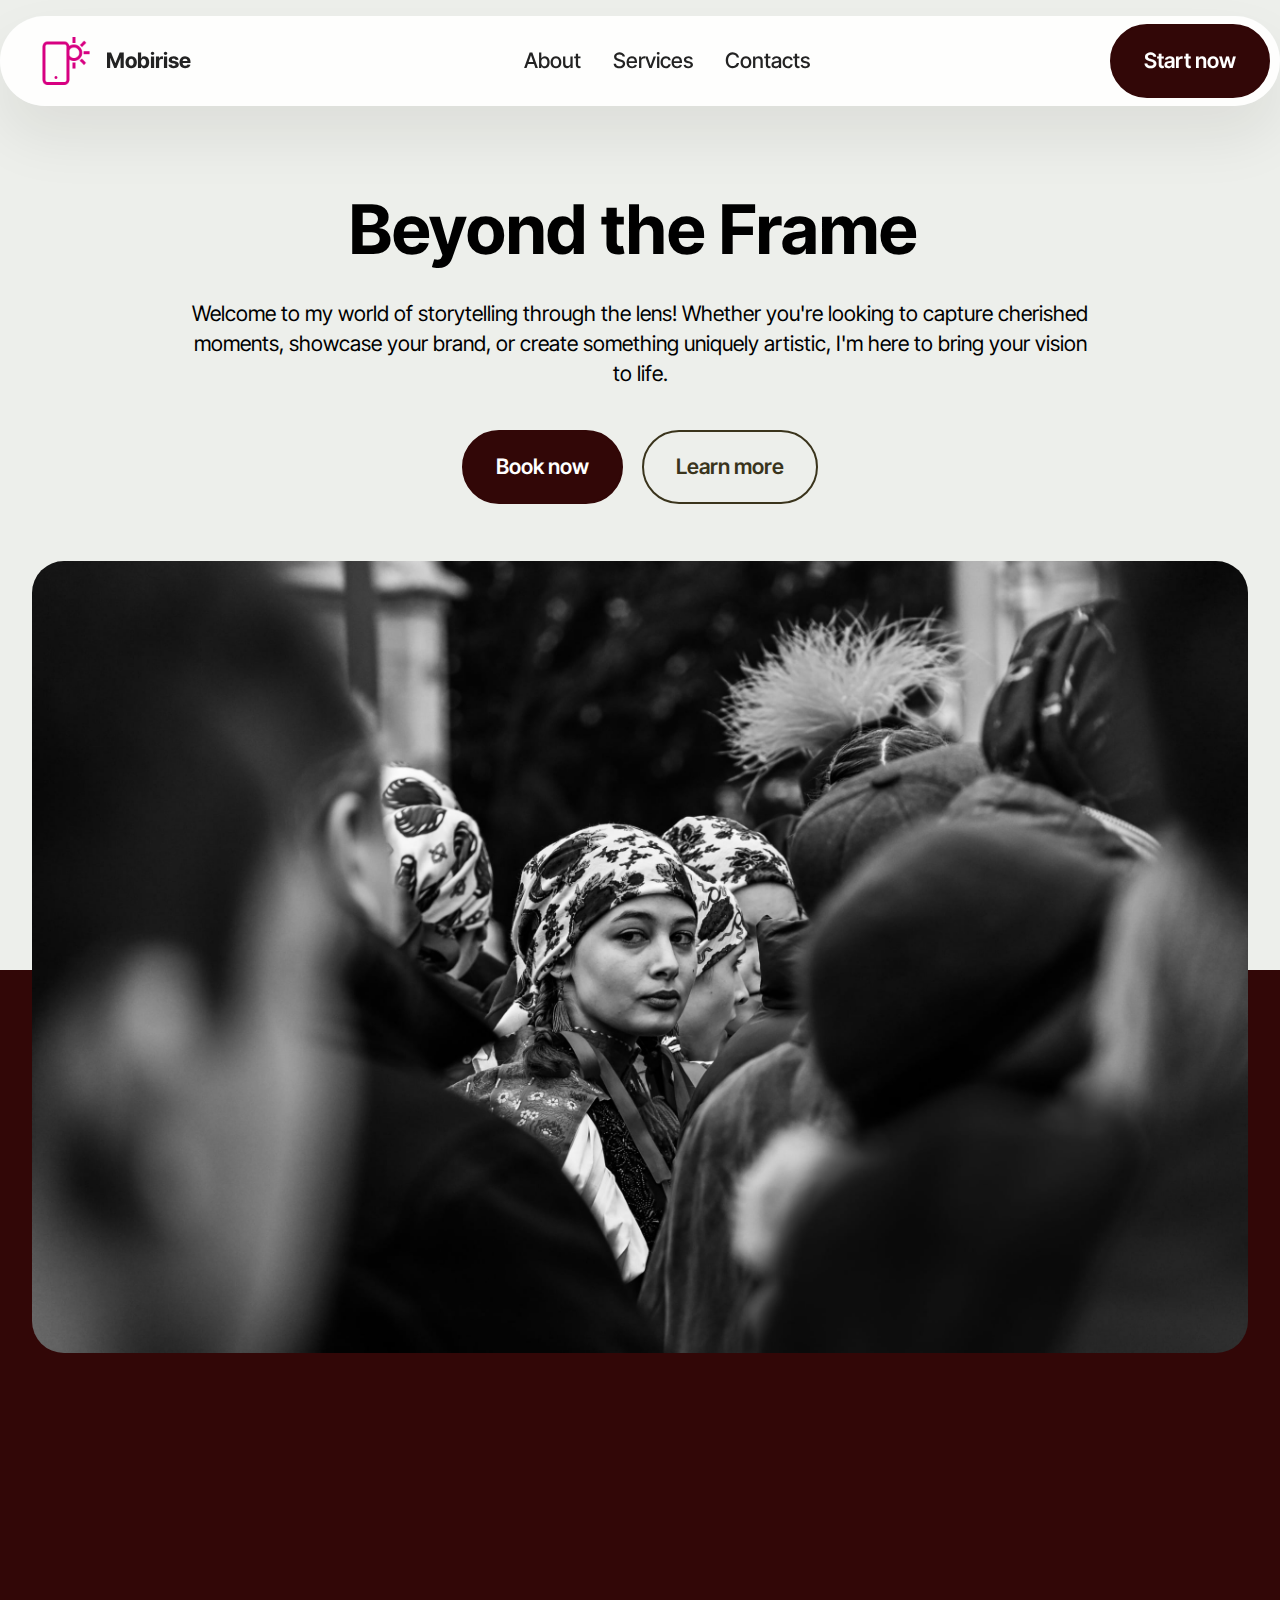
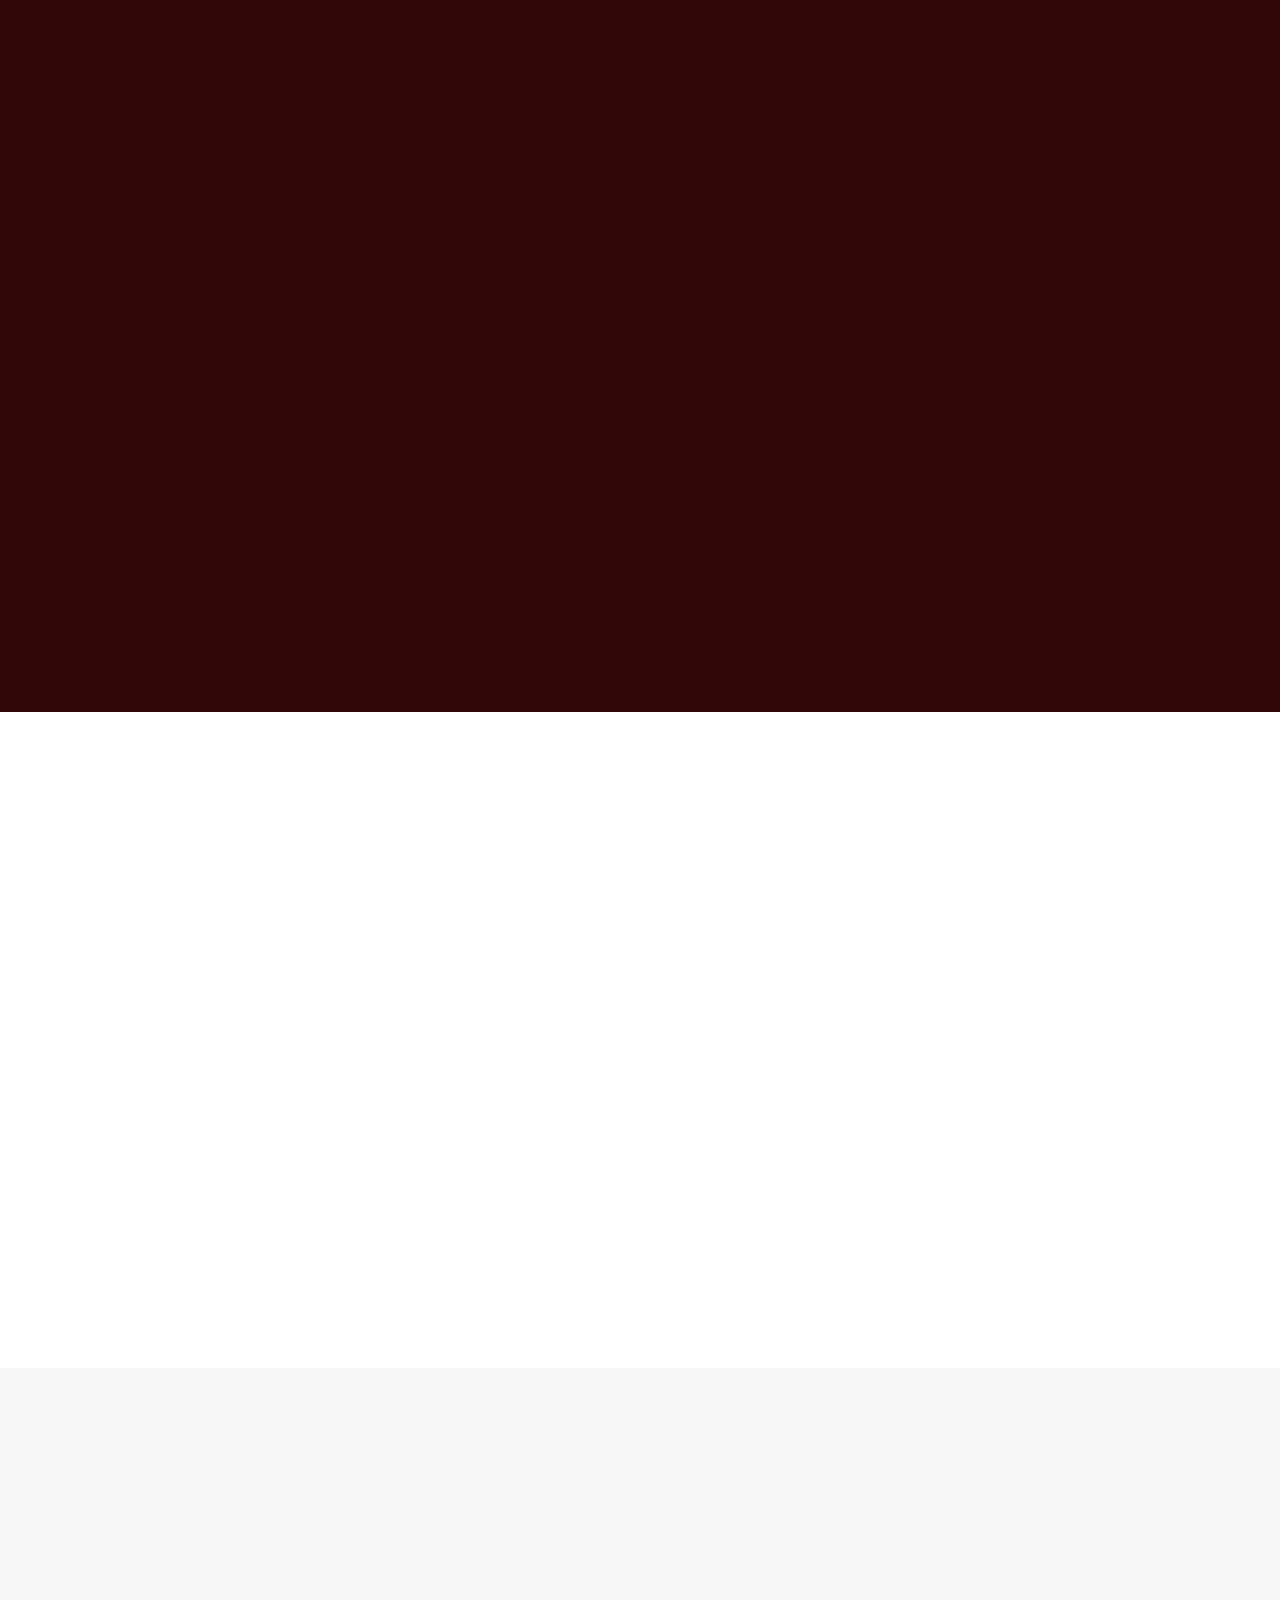
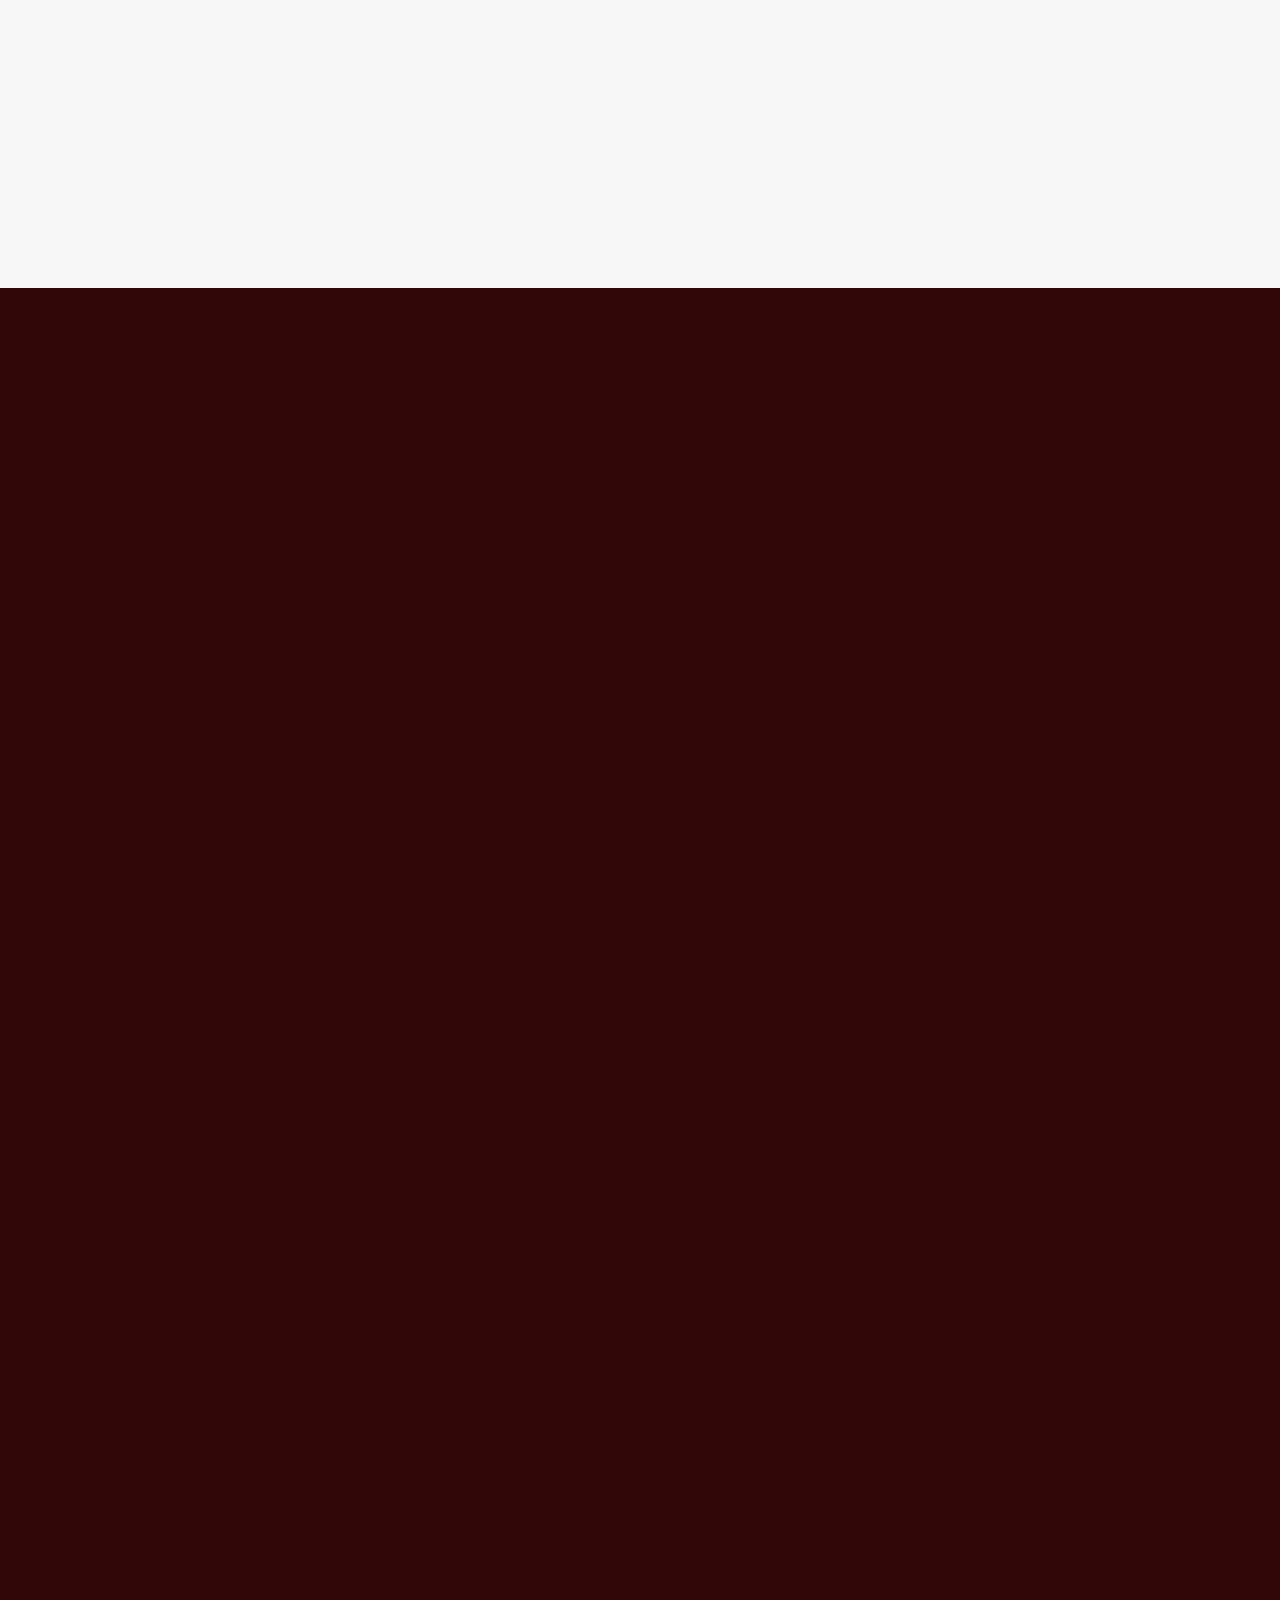
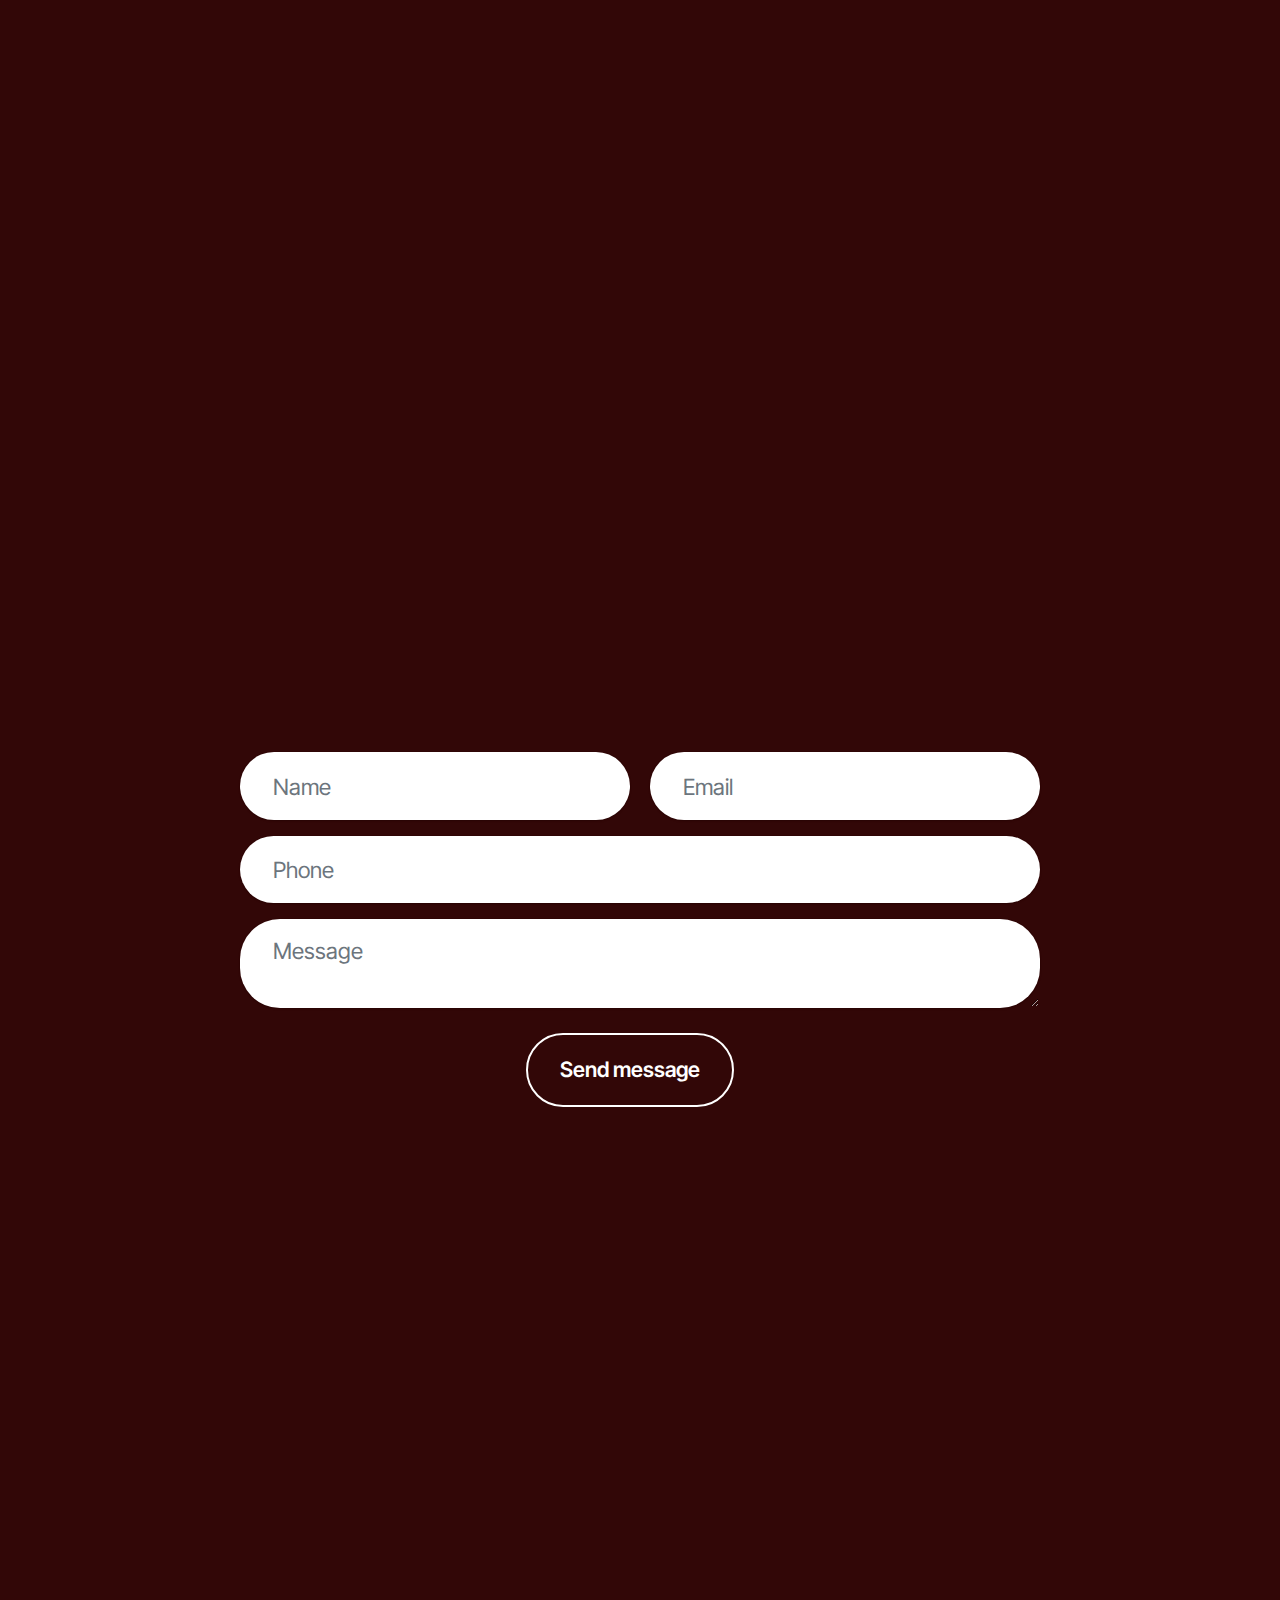
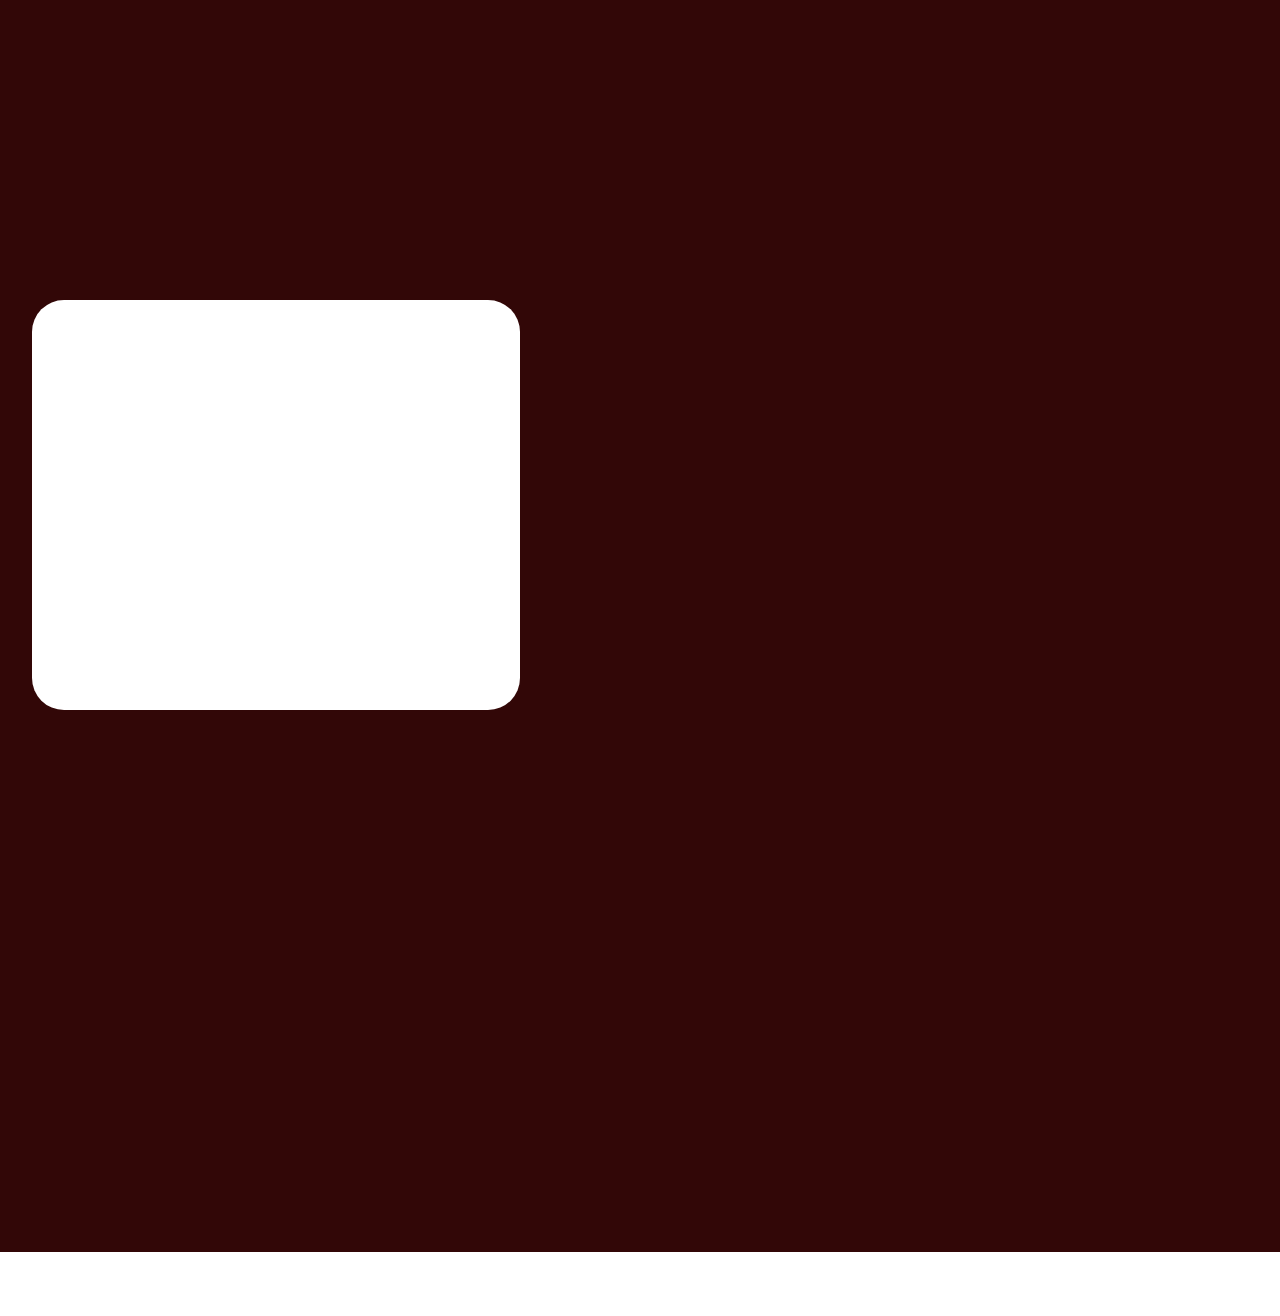
<file: index.html>
<!DOCTYPE html>
<html  >
<head>
  <!-- Site made with Mobirise Website Builder v5.9.18, https://mobirise.com -->
  <meta charset="UTF-8">
  <meta http-equiv="X-UA-Compatible" content="IE=edge">
  <meta name="generator" content="Mobirise v5.9.18, mobirise.com">
  <meta name="viewport" content="width=device-width, initial-scale=1, minimum-scale=1">
  <link rel="shortcut icon" href="assets/images/logo.png" type="image/x-icon">
  <meta name="description" content="">
  
  
  <title>Home</title>
  <link rel="stylesheet" href="assets/web/assets/mobirise-icons2/mobirise2.css">
  <link rel="stylesheet" href="assets/bootstrap/css/bootstrap.min.css">
  <link rel="stylesheet" href="assets/bootstrap/css/bootstrap-grid.min.css">
  <link rel="stylesheet" href="assets/bootstrap/css/bootstrap-reboot.min.css">
  <link rel="stylesheet" href="assets/animatecss/animate.css">
  <link rel="stylesheet" href="assets/dropdown/css/style.css">
  <link rel="stylesheet" href="assets/socicon/css/styles.css">
  <link rel="stylesheet" href="assets/theme/css/style.css">
  <link rel="preload" href="https://fonts.googleapis.com/css?family=Inter+Tight:100,200,300,400,500,600,700,800,900,100i,200i,300i,400i,500i,600i,700i,800i,900i&display=swap" as="style" onload="this.onload=null;this.rel='stylesheet'">
  <noscript><link rel="stylesheet" href="https://fonts.googleapis.com/css?family=Inter+Tight:100,200,300,400,500,600,700,800,900,100i,200i,300i,400i,500i,600i,700i,800i,900i&display=swap"></noscript>
  <link rel="preload" as="style" href="assets/mobirise/css/mbr-additional.css?v=HSxLZw"><link rel="stylesheet" href="assets/mobirise/css/mbr-additional.css?v=HSxLZw" type="text/css">

  
  
  
</head>
<body>
  
  <section data-bs-version="5.1" class="menu menu2 cid-tJS6tZXiPa" once="menu" id="menu02-0">
	

	<nav class="navbar navbar-dropdown navbar-fixed-top navbar-expand-lg">
		<div class="container">
			<div class="navbar-brand">
				<span class="navbar-logo">
					<a href="https://mobirise.com">
						<img src="assets/images/logo.png" alt="Mobirise Website Builder" style="height: 3rem;">
					</a>
				</span>
				<span class="navbar-caption-wrap"><a class="navbar-caption text-black text-primary display-4" href="index.html#header05-1">Mobirise</a></span>
			</div>
			<button class="navbar-toggler" type="button" data-toggle="collapse" data-bs-toggle="collapse" data-target="#navbarSupportedContent" data-bs-target="#navbarSupportedContent" aria-controls="navbarNavAltMarkup" aria-expanded="false" aria-label="Toggle navigation">
				<div class="hamburger">
					<span></span>
					<span></span>
					<span></span>
					<span></span>
				</div>
			</button>
			<div class="collapse navbar-collapse" id="navbarSupportedContent">
				<ul class="navbar-nav nav-dropdown" data-app-modern-menu="true"><li class="nav-item">
						<a class="nav-link link text-black text-primary display-4" href="index.html#header01-7">About</a>
					</li>
					<li class="nav-item">
						<a class="nav-link link text-black text-primary display-4" href="index.html#features04-w" aria-expanded="false">Services</a>
					</li>
					<li class="nav-item">
						<a class="nav-link link text-black text-primary display-4" href="index.html#contacts02-9">Contacts</a>
					</li></ul>
				
				<div class="navbar-buttons mbr-section-btn"><a class="btn btn-info display-4" href="index.html#form02-6"> Start now</a></div>
			</div>
		</div>
	</nav>
</section>

<section data-bs-version="5.1" class="header5 cid-tJS6uM4N87" id="header05-1">
	

	
	
	<div class="topbg"></div>
	<div class="align-center container">
		<div class="row justify-content-center">
			<div class="col-md-12 col-lg-9">
				<h1 class="mbr-section-title mbr-fonts-style mb-4 display-1"><strong>Beyond the Frame&nbsp;</strong></h1>
				<p class="mbr-text mbr-fonts-style mb-4 display-7">Welcome to my world of storytelling through the lens! Whether you're looking to capture cherished moments, showcase your brand, or create something uniquely artistic, I'm here to bring your vision to life.</p>
				<div class="mbr-section-btn mt-3"><a class="btn btn-info display-7" href="index.html#form02-6">Book now</a> <a class="btn btn-success-outline display-7" href="index.html#gallery02-v">Learn more</a></div>
			</div>
		</div>
		<div class="row mt-5 justify-content-center">
			<div class="col-12 col-lg-12">
				<img src="assets/images/dsc-5558-2576x1678.jpg" alt="Mobirise Website Builder" title="">
			</div>
		</div>
	</div>
</section>

<section data-bs-version="5.1" class="features4 cid-tMlEXTHLbS" id="features04-w">
	
	
	<div class="container">
		<div class="row justify-content-center">
			<div class="col-12 content-head">
				<div class="mbr-section-head mb-5">
					<h4 class="mbr-section-title mbr-fonts-style align-center mb-0 display-2"><strong>My Services</strong></h4>
					<h5 class="mbr-section-subtitle mbr-fonts-style align-center mb-0 mt-4 display-7"></h5>
					
				</div>
			</div>
		</div>
		<div class="row">
			<div class="item features-image col-12 col-md-6 col-lg-4 active">
				<div class="item-wrapper">
					<div class="item-img">
						<img src="assets/images/kmn2024-nemzetkozitanckavalkad-20240818-124230-tzs-1-1-815x543.jpg" alt="Mobirise Website Builder" data-slide-to="2" data-bs-slide-to="2">
					</div>
					<div class="item-content">
						<h5 class="item-title mbr-fonts-style display-5"><strong>Events</strong></h5>
						
						<p class="mbr-text mbr-fonts-style display-7">From corporate events to birthday parties, I capture the essence of every occasion!</p>
						<div class="mbr-section-btn item-footer"><a href="" class="btn item-btn btn-info-outline display-7">Learn more</a></div>
					</div>

				</div>
			</div><div class="item features-image col-12 col-md-6 col-lg-4">
				<div class="item-wrapper">
					<div class="item-img">
						<img src="assets/images/dsc-6988-815x543.jpg" alt="Mobirise Website Builder" data-slide-to="0" data-bs-slide-to="0">
					</div>
					<div class="item-content">
						<h5 class="item-title mbr-fonts-style display-5"><strong>Portraits</strong></h5>
						
						<p class="mbr-text mbr-fonts-style display-7">Bringing out the best in you! Let’s create stunning portraits that reflect your personality!</p>
						<div class="mbr-section-btn item-footer"><a href="" class="btn item-btn btn-info-outline display-7">Learn more</a></div>
					</div>
				</div>
			</div>
			
			
		</div>
	</div>
</section>

<section data-bs-version="5.1" class="header1 cid-tJS9vXDdRK" id="header01-7">
	

	
	

	<div class="container">
		<div class="row justify-content-center">
			<div class="col-12 col-md-12 col-lg-7 image-wrapper">
				<img class="w-100" src="assets/images/dsc-7201-1-1476x984.jpg" alt="Mobirise Website Builder">
			</div>
			<div class="col-12 col-lg col-md-12">
				<div class="text-wrapper align-left">
					<h1 class="mbr-section-title mbr-fonts-style mb-4 display-2"><strong>About me</strong></h1>
					<p class="mbr-text mbr-fonts-style mb-4 display-7">Hi, I’m a freelance photographer passionate about capturing life’s moments in their most authentic and beautiful form. From portraits to events and creative projects, I aim to turn your vision into timeless images you'll treasure forever.</p>
					<div class="mbr-section-btn mt-3"><a class="btn btn-success display-7" href="https://mobiri.se">Start now</a></div>
				</div>
			</div>
		</div>
	</div>
</section>

<section data-bs-version="5.1" class="features15 cid-tLek7gQhG7" id="features015-m">
	

	
	
	<div class="container">
		<div class="mbr-section-head mb-5">
			<h4 class="mbr-section-title mbr-fonts-style align-center mb-0 display-2">
			  <strong>Why me?</strong></h4>
			
		  </div>
		<div class="row justify-content-center">
			<div class="item features-without-image col-12 col-lg-4">
				<div class="item-wrapper">
					<div class="img-wrapper">
						<img src="assets/images/dsc-1944-01-1-179x119.jpg" alt="Mobirise Website Builder">
					</div>
					<div class="card-box">
						<h4 class="card-title mbr-fonts-style mb-3 display-5"><strong>Creative vision</strong></h4>
						<h5 class="card-text mbr-fonts-style display-7">Transforming ordinary moments into extraordinary memories, one click at a time.</h5>
					</div>
				</div>
			</div>
			<div class="item features-without-image col-12 col-lg-4">
				<div class="item-wrapper">
					<div class="img-wrapper">
						<img src="assets/images/dsc-7201-1-179x119.jpg" alt="Mobirise Website Builder">
					</div>
					<div class="card-box">
						<h4 class="card-title mbr-fonts-style mb-3 display-5">Professional quality</h4>
						<h5 class="card-text mbr-fonts-style display-7">High-resolution images that capture the essence of your story.<br><br></h5>
					</div>
				</div>
			</div>
			<div class="item features-without-image col-12 col-lg-4">
				<div class="item-wrapper">
					<div class="img-wrapper">
						<img src="assets/images/dsc-5558-179x117.jpg" alt="Mobirise Website Builder">
					</div>
					<div class="card-box">
						<h4 class="card-title mbr-fonts-style mb-3 display-5"><strong>Client satisfaction</strong></h4>
						<h5 class="card-text mbr-fonts-style display-7">Your happiness is my top priority.</h5>
					</div>
				</div>
			</div>
		</div>
	</div>
</section>

<section data-bs-version="5.1" class="people04 cid-uz2hMPKwcc" id="people04-1k">
	
	
	<div class="container">
		<div class="row mb-5 justify-content-center">
			<div class="col-12 mb-0 content-head">
				<h3 class="mbr-section-title mbr-fonts-style align-center mb-0 display-2"><strong>What my clients say</strong></h3>
				
			</div>
		</div>
		<div class="row mbr-masonry" data-masonry="{&quot;percentPosition&quot;: true }">
			<div class="item features-without-image col-12 col-md-6 col-lg-4 active">
				<div class="item-wrapper">
					<div class="card-box align-left">
						<p class="card-text mbr-fonts-style display-7">I was blown away by the photos! They captured every moment perfectly. I couldn't have asked for a better photographer!</p>
						<div class="img-wrapper mt-4 mb-2">
							<img src="assets/images/team1.jpg" alt="" data-slide-to="0" data-bs-slide-to="0">
						</div>
						<h5 class="card-title mbr-fonts-style display-7">
							<strong>Sarah</strong>
						</h5>
					</div>
				</div>
			</div>
			<div class="item features-without-image col-12 col-md-6 col-lg-4">
				<div class="item-wrapper">
					<div class="card-box align-left">
						<p class="card-text mbr-fonts-style display-7">Working with her was a dream! Professional, creative, and the photos were stunning. Highly recommend!</p>
						<div class="img-wrapper mt-4 mb-2">
							<img src="assets/images/team2.jpg" data-slide-to="1" data-bs-slide-to="1" alt="">
						</div>
						<h5 class="card-title mbr-fonts-style display-7">
							<strong>Rachel</strong>
						</h5>
					</div>
				</div>
			</div>
			<div class="item features-without-image col-12 col-md-6 col-lg-4">
				<div class="item-wrapper">
					<div class="card-box align-left">
						<p class="card-text mbr-fonts-style display-7">The family portraits are absolutely gorgeous! She has a magical way of making everyone look their best.</p>
						<div class="img-wrapper mt-4 mb-2">
							<img src="assets/images/team4.jpg" data-slide-to="2" data-bs-slide-to="2" alt="">
						</div>
						<h5 class="card-title mbr-fonts-style display-7">
							<strong>Emily</strong>
						</h5>
					</div>
				</div>
			</div>
			<div class="item features-without-image col-12 col-md-6 col-lg-4">
				<div class="item-wrapper">
					<div class="card-box align-left">
						<p class="card-text mbr-fonts-style display-7">A true artist! The photos are breathtaking and unique!</p>
						<div class="img-wrapper mt-4 mb-2">
							<img src="assets/images/team3.jpg" data-slide-to="3" data-bs-slide-to="3" alt="">
						</div>
						<h5 class="card-title mbr-fonts-style display-7">
							<strong>David</strong>
						</h5>
					</div>
				</div>
			</div>
			<div class="item features-without-image col-12 col-md-6 col-lg-4">
				<div class="item-wrapper">
					<div class="card-box align-left">
						<p class="card-text mbr-fonts-style display-7">Incredible talent! Every shot was a masterpiece!</p>
						<div class="img-wrapper mt-4 mb-2">
							<img src="assets/images/team6.jpg" data-slide-to="4" data-bs-slide-to="4" alt="">
						</div>
						<h5 class="card-title mbr-fonts-style display-7">
							<strong>Michael</strong>
						</h5>
					</div>
				</div>
			</div>
			
		</div>
	</div>
</section>

<section data-bs-version="5.1" class="slider4 mbr-embla cid-uz2hGQVHIF" id="slider04-1j">
    
    
    <div class="container-fluid">
        <div class="row mb-5 justify-content-center">
            <div class="col-12 content-head">
                <h3 class="mbr-section-title mbr-fonts-style align-center mb-0 display-2"><strong>Get a taste of my work</strong></h3>
                <h5 class="mbr-section-subtitle mbr-fonts-style align-center mb-0 mt-4 display-7"></h5>
            </div>
        </div>
        <div class="row">
            <div class="col-12">
                <div class="embla position-relative" data-skip-snaps="true" data-align="center" data-contain-scroll="trimSnaps" data-loop="true" data-auto-play-interval="5" data-draggable="true">
                    <div class="embla__viewport">
                        <div class="embla__container">
                            <div class="embla__slide slider-image item" style="margin-left: 1rem; margin-right: 1rem;">
                                <div class="slide-content">
                                    <div class="item-img">
                                        <div class="item-wrapper">
                                            <img src="assets/images/dsc-5381-2-1200x844.jpg" alt="Mobirise Website Builder" title="">
                                        </div>
                                    </div>
                                </div>
                            </div>
                            <div class="embla__slide slider-image item" style="margin-left: 1rem; margin-right: 1rem;">
                                <div class="slide-content">
                                    <div class="item-img">
                                        <div class="item-wrapper">
                                            <img src="assets/images/dsc-5558-1200x782.jpg" alt="Mobirise Website Builder" title="">
                                        </div>
                                    </div>
                                </div>
                            </div>
                            <div class="embla__slide slider-image item" style="margin-left: 1rem; margin-right: 1rem;">
                                <div class="slide-content">
                                    <div class="item-img">
                                        <div class="item-wrapper">
                                            <img src="assets/images/dsc-7201-1-1200x800.jpg" alt="Mobirise Website Builder" title="">
                                        </div>
                                    </div>
                                </div>
                            </div>
                            <div class="embla__slide slider-image item" style="margin-left: 1rem; margin-right: 1rem;">
                                <div class="slide-content">
                                    <div class="item-img">
                                        <div class="item-wrapper">
                                            <img src="assets/images/dsc-1944-01-1-1200x800.jpg" alt="Mobirise Website Builder" title="">
                                        </div>
                                    </div>
                                </div>
                            </div>
                            <div class="embla__slide slider-image item" style="margin-left: 1rem; margin-right: 1rem;">
                                <div class="slide-content">
                                    <div class="item-img">
                                        <div class="item-wrapper">
                                            <img src="assets/images/dsc-3223-1-1200x800.jpg" alt="Mobirise Website Builder" title="">
                                        </div>
                                    </div>
                                </div>
                            </div>
                            <div class="embla__slide slider-image item" style="margin-left: 1rem; margin-right: 1rem;">
                            <div class="slide-content">
                                <div class="item-img">
                                    <div class="item-wrapper">
                                        <img src="assets/images/dsc-4898-1-1000x667.jpg" alt="Mobirise Website Builder" title="">
                                    </div>
                                </div>
                            </div>
                            </div>
                            <div class="embla__slide slider-image item" style="margin-left: 1rem; margin-right: 1rem;">
                            <div class="slide-content">
                                <div class="item-img">
                                    <div class="item-wrapper">
                                        <img src="assets/images/dsc-7030-1-1-1200x1800.jpg" alt="Mobirise Website Builder" title="">
                                    </div>
                                </div>
                            </div>
                            </div>
                        </div>
                    </div>
                    <button class="embla__button embla__button--prev">
                        <span class="mobi-mbri mobi-mbri-arrow-prev" aria-hidden="true"></span>
                        <span class="sr-only visually-hidden visually-hidden">Previous</span>
                    </button>
                    <button class="embla__button embla__button--next">
                        <span class="mobi-mbri mobi-mbri-arrow-next" aria-hidden="true"></span>
                        <span class="sr-only visually-hidden visually-hidden">Next</span>
                    </button>
                </div>
            </div>
        </div>
    </div>
</section>

<section data-bs-version="5.1" class="form5 cid-tJS9pBcTSa" id="form02-6">
    
    
    <div class="container">
        <div class="mbr-section-head mb-5">
            <h3 class="mbr-section-title mbr-fonts-style align-center mb-0 display-2">
                <strong>Contact Form</strong></h3>
            <h4 class="mbr-section-subtitle mbr-fonts-style align-center mb-0 mt-4 display-7">To change your notification email, click on any form field below.
<div>The number of submissions is limited to 10 per day without the Form Builder.</div></h4>
        </div>
        <div class="row justify-content-center mt-4">
            <div class="col-lg-8 mx-auto mbr-form" data-form-type="formoid">
                <form action="https://mobirise.eu/" method="POST" class="mbr-form form-with-styler" data-form-title="Form Name"><input type="hidden" name="email" data-form-email="true" value="OXwJlAMfPNOKQCC0d7pMAtlxRAINxWi3sp/cW3ajSQ5z0Do+QCzaa82M/84e/PI996Zn4BdTs0/qF5YC8guP1sMeGjNYFAqqzc7x35ZHyGSiHlgZxv263Wf1uJSUBZ0l">
                    <div class="row">
                        <div hidden="hidden" data-form-alert="" class="alert alert-success col-12">Thanks for filling out the form!</div>
                        <div hidden="hidden" data-form-alert-danger="" class="alert alert-danger col-12">
                            Oops...! some problem!
                        </div>
                    </div>
                    <div class="dragArea row">
                        <div class="col-md col-sm-12 form-group mb-3" data-for="name">
                            <input type="text" name="name" placeholder="Name" data-form-field="name" class="form-control" value="" id="name-form02-6">
                        </div>
                        <div class="col-md col-sm-12 form-group mb-3" data-for="email">
                            <input type="email" name="email" placeholder="Email" data-form-field="email" class="form-control" value="" id="email-form02-6">
                        </div>
                        <div class="col-12 form-group mb-3" data-for="phone">
                            <input type="tel" name="phone" placeholder="Phone" data-form-field="phone" class="form-control" value="" id="phone-form02-6">
                        </div>
                        <div class="col-12 form-group mb-3" data-for="textarea">
                            <textarea name="textarea" placeholder="Message" data-form-field="textarea" class="form-control" id="textarea-form02-6"></textarea>
                        </div>
                        <div class="col-lg-12 col-md-12 col-sm-12 align-center mbr-section-btn"><button type="submit" class="btn btn-danger-outline display-7">Send message</button></div>
                    </div>
                </form>
            </div>
        </div>
    </div>
</section>

<section data-bs-version="5.1" class="social02 cid-uz2hRK83K5" id="social02-1l">
	

	
	
	<div class="container">
		<div class="row justify-content-center">
			<div class="col-12 content-head">
				<div class="mb-5">
					<h5 class="mbr-section-title mbr-fonts-style align-center mb-0 display-2">
						<strong>Follow us</strong>
					</h5>
					
				</div>
			</div>
		</div>
		<div class="row">
			
			<div class="item features-without-image col-12 col-md-6 col-lg-4 active">
				<div class="item-wrapper">
					<span class="mbr-iconfont m-auto socicon-facebook socicon"></span>
					<div class="card-box">
						<h4 class="card-title mbr-fonts-style mb-1 display-7">
							<strong>Facebook</strong>
						</h4>
						<h5 class="card-text mbr-fonts-style display-7"></h5>
					</div>
				</div>
			</div><div class="item features-without-image col-12 col-md-6 col-lg-4">
				<div class="item-wrapper">
					<span class="mbr-iconfont m-auto socicon-twitch socicon"></span>
					<div class="card-box">
						<h4 class="card-title mbr-fonts-style mb-1 display-7">
							<strong>Twitch</strong>
						</h4>
						<h5 class="card-text mbr-fonts-style display-7"></h5>
					</div>
				</div>
			</div>
			<div class="item features-without-image col-12 col-md-6 col-lg-4">
				<div class="item-wrapper">
					<span class="mbr-iconfont m-auto socicon-twitter socicon"></span>
					<div class="card-box">
						<h4 class="card-title mbr-fonts-style mb-1 display-7">
							<strong>Twitter</strong>
						</h4>
						<h5 class="card-text mbr-fonts-style display-7"></h5>
					</div>
				</div>
			</div>
			<div class="item features-without-image col-12 col-md-6 col-lg-4">
				<div class="item-wrapper">
					<span class="mbr-iconfont m-auto socicon-youtube socicon"></span>
					<div class="card-box">
						<h4 class="card-title mbr-fonts-style mb-1 display-7">
							<strong>YouTube</strong>
						</h4>
						<h5 class="card-text mbr-fonts-style display-7"></h5>
					</div>
				</div>
			</div>
			<div class="item features-without-image col-12 col-md-6 col-lg-4">
				<div class="item-wrapper">
					<span class="mbr-iconfont m-auto socicon-tiktok socicon"></span>
					<div class="card-box">
						<h4 class="card-title mbr-fonts-style mb-1 display-7">
							<strong>TikTok</strong></h4>
						<h5 class="card-text mbr-fonts-style display-7"></h5>
					</div>
				</div>
			</div>
			
		</div>
	</div>
</section>

<section data-bs-version="5.1" class="contacts2 map1 cid-tLdYHD757A" id="contacts02-9">

    

    
    <div class="container">
        <div class="mbr-section-head mb-5">
            <h3 class="mbr-section-title mbr-fonts-style align-center mb-0 display-2">
                <strong>Contacts</strong>
            </h3>
            
        </div>
        <div class="row justify-content-center mt-4">
            <div class="card col-12 col-md-5">
                <div class="card-wrapper">
                    <div class="text-wrapper">
                        <h5 class="cardTitle mbr-fonts-style mb-2 display-5">
                        <strong>Get in touch</strong></h5>
                    <ul class="list mbr-fonts-style display-7">
                        <li class="mbr-text item-wrap"><span style="font-size: 1.4rem;">Phone: </span><a href="tel:+12345678910" class="text-primary" style="font-size: 1.4rem;">0 (800) 123 45 67</a><br></li>
                        <li class="mbr-text item-wrap">WhatsApp: <a href="https://wa.me/12345678910" class="text-primary">0 (800) 123 45 67</a></li>
                        <li class="mbr-text item-wrap">Email: <a href="mailto:info@site.com" class="text-primary">info@site.com</a></li><li class="mbr-text item-wrap"><br></li>
                        <li class="mbr-text item-wrap">Address: </li><li class="mbr-text item-wrap">350 5th Ave, New York, NY 10118</li><li class="mbr-text item-wrap"><span style="font-size: 1.4rem;">Working hours:</span><br></li><li class="mbr-text item-wrap">9:00AM - 6:00PM</li>
                    </ul>
                    </div>
                </div>
            </div>
            <div class="map-wrapper col-12 col-md-7">
                <div class="google-map"><iframe frameborder="0" style="border:0" src="https://www.google.com/maps/embed?pb=!1m14!1m8!1m3!1d6045.3003145248895!2d-73.9884657!3d40.7477229!3m2!1i1024!2i768!4f13.1!3m3!1m2!1s0x89c259a9ac1f1b85%3A0x7e33d1c0e7af3be4!2zMzUwIDV0aCBBdmUsIE5ldyBZb3JrLCBOWSAxMDExOCwg0KHQqNCQ!5e0!3m2!1sru!2sru!4v1689597362021!5m2!1sen!2sen" allowfullscreen=""></iframe></div>
            </div>
        </div>
    </div>
</section>

<section data-bs-version="5.1" class="footer1 programm5 cid-tJS9NNcTLZ" once="footers" id="footer03-8">

        

    

    <div class="container">
        <div class="row">

            <div class="row-links mb-4">
                <ul class="header-menu">
                  
                  
                  
                  
                <li class="header-menu-item mbr-fonts-style display-5"><a href="index.html#header01-7" class="text-danger">About</a></li><li class="header-menu-item mbr-fonts-style display-5"><a href="index.html#features04-w" class="text-danger text-primary">Services</a></li><li class="header-menu-item mbr-fonts-style display-5"><a href="index.html#contacts02-9" class="text-danger">Contacts</a></li><li class="header-menu-item mbr-fonts-style display-5"><a href="index.html#gallery02-v" class="text-danger text-primary">Works</a></li></ul>
              </div>

            <div class="col-12">
                <div class="social-row">
                    <div class="soc-item">
                        <a href="https://mobiri.se/" target="_blank">
                            <span class="mbr-iconfont socicon socicon-facebook display-7"></span>
                        </a>
                    </div>
                    <div class="soc-item">
                        <a href="https://mobiri.se/" target="_blank">
                            <span class="mbr-iconfont socicon-twitter socicon"></span>
                        </a>
                    </div>
                    <div class="soc-item">
                        <a href="https://mobiri.se/" target="_blank">
                            <span class="mbr-iconfont socicon-instagram socicon"></span>
                        </a>
                    </div>
                    <div class="soc-item">
                        <a href="https://mobiri.se/" target="_blank">
                            <span class="mbr-iconfont socicon-tiktok socicon"></span>
                        </a>
                    </div>
                    <div class="soc-item">
                        <a href="https://mobiri.se/" target="_blank">
                            <span class="mbr-iconfont socicon-youtube socicon"></span>
                        </a>
                    </div>
                </div>
            </div>
            <div class="col-12 mt-5">
                <p class="mbr-fonts-style copyright display-7">
                    © Copyright 2030 Mobirise - All Rights Reserved
                </p>
            </div>
        </div>
    </div>
</section><section class="display-7" style="padding: 0;align-items: center;justify-content: center;flex-wrap: wrap;    align-content: center;display: flex;position: relative;height: 4rem;"><a href="https://mobiri.se/3685598" style="flex: 1 1;height: 4rem;position: absolute;width: 100%;z-index: 1;"><img alt="" style="height: 4rem;" src="[data-uri]"></a><p style="margin: 0;text-align: center;" class="display-7">&#8204;</p><a style="z-index:1" href="https://mobirise.com/html-builder.html">HTML Website Creator</a></section><script src="assets/bootstrap/js/bootstrap.bundle.min.js"></script>  <script src="assets/smoothscroll/smooth-scroll.js"></script>  <script src="assets/ytplayer/index.js"></script>  <script src="assets/dropdown/js/navbar-dropdown.js"></script>  <script src="assets/masonry/masonry.pkgd.min.js"></script>  <script src="assets/imagesloaded/imagesloaded.pkgd.min.js"></script>  <script src="assets/embla/embla.min.js"></script>  <script src="assets/embla/script.js"></script>  <script src="assets/theme/js/script.js"></script>  <script src="assets/formoid/formoid.min.js"></script>  
  
  
  <input name="animation" type="hidden">
  </body>
</html>
</file>
<file: assets/web/assets/mobirise-icons2/mobirise2.css>
@font-face {
  font-family: 'Moririse2';
  font-display: swap;
  src:  url('mobirise2.eot?f2bix4');
  src:  url('mobirise2.eot?f2bix4#iefix') format('embedded-opentype'),
    url('mobirise2.ttf?f2bix4') format('truetype'),
    url('mobirise2.woff?f2bix4') format('woff'),
    url('mobirise2.svg?f2bix4#mobirise2') format('svg');
  font-weight: normal;
  font-style: normal;
}

[class^="mobi-"], [class*=" mobi-"] {
  /* use !important to prevent issues with browser extensions that change fonts */
  font-family: 'Moririse2' !important;
  speak: none;
  font-style: normal;
  font-weight: normal;
  font-variant: normal;
  text-transform: none;
  line-height: 1;

  /* Better Font Rendering =========== */
  -webkit-font-smoothing: antialiased;
  -moz-osx-font-smoothing: grayscale;
}

.mobi-mbri-add-submenu:before {
  content: "\e900";
}
.mobi-mbri-alert:before {
  content: "\e901";
}
.mobi-mbri-align-center:before {
  content: "\e902";
}
.mobi-mbri-align-justify:before {
  content: "\e903";
}
.mobi-mbri-align-left:before {
  content: "\e904";
}
.mobi-mbri-align-right:before {
  content: "\e905";
}
.mobi-mbri-android:before {
  content: "\e906";
}
.mobi-mbri-apple:before {
  content: "\e907";
}
.mobi-mbri-arrow-down:before {
  content: "\e908";
}
.mobi-mbri-arrow-next:before {
  content: "\e909";
}
.mobi-mbri-arrow-prev:before {
  content: "\e90a";
}
.mobi-mbri-arrow-up:before {
  content: "\e90b";
}
.mobi-mbri-bold:before {
  content: "\e90c";
}
.mobi-mbri-bookmark:before {
  content: "\e90d";
}
.mobi-mbri-bootstrap:before {
  content: "\e90e";
}
.mobi-mbri-briefcase:before {
  content: "\e90f";
}
.mobi-mbri-browse:before {
  content: "\e910";
}
.mobi-mbri-bulleted-list:before {
  content: "\e911";
}
.mobi-mbri-calendar:before {
  content: "\e912";
}
.mobi-mbri-camera:before {
  content: "\e913";
}
.mobi-mbri-cart-add:before {
  content: "\e914";
}
.mobi-mbri-cart-full:before {
  content: "\e915";
}
.mobi-mbri-cash:before {
  content: "\e916";
}
.mobi-mbri-change-style:before {
  content: "\e917";
}
.mobi-mbri-chat:before {
  content: "\e918";
}
.mobi-mbri-clock:before {
  content: "\e919";
}
.mobi-mbri-close:before {
  content: "\e91a";
}
.mobi-mbri-cloud:before {
  content: "\e91b";
}
.mobi-mbri-code:before {
  content: "\e91c";
}
.mobi-mbri-contact-form:before {
  content: "\e91d";
}
.mobi-mbri-credit-card:before {
  content: "\e91e";
}
.mobi-mbri-cursor-click:before {
  content: "\e91f";
}
.mobi-mbri-cust-feedback:before {
  content: "\e920";
}
.mobi-mbri-database:before {
  content: "\e921";
}
.mobi-mbri-delivery:before {
  content: "\e922";
}
.mobi-mbri-desktop:before {
  content: "\e923";
}
.mobi-mbri-devices:before {
  content: "\e924";
}
.mobi-mbri-down:before {
  content: "\e925";
}
.mobi-mbri-download-2:before {
  content: "\e926";
}
.mobi-mbri-download:before {
  content: "\e927";
}
.mobi-mbri-drag-n-drop-2:before {
  content: "\e928";
}
.mobi-mbri-drag-n-drop:before {
  content: "\e929";
}
.mobi-mbri-edit-2:before {
  content: "\e92a";
}
.mobi-mbri-edit:before {
  content: "\e92b";
}
.mobi-mbri-error:before {
  content: "\e92c";
}
.mobi-mbri-extension:before {
  content: "\e92d";
}
.mobi-mbri-features:before {
  content: "\e92e";
}
.mobi-mbri-file:before {
  content: "\e92f";
}
.mobi-mbri-flag:before {
  content: "\e930";
}
.mobi-mbri-folder:before {
  content: "\e931";
}
.mobi-mbri-gift:before {
  content: "\e932";
}
.mobi-mbri-github:before {
  content: "\e933";
}
.mobi-mbri-globe-2:before {
  content: "\e934";
}
.mobi-mbri-globe:before {
  content: "\e935";
}
.mobi-mbri-growing-chart:before {
  content: "\e936";
}
.mobi-mbri-hearth:before {
  content: "\e937";
}
.mobi-mbri-help:before {
  content: "\e938";
}
.mobi-mbri-home:before {
  content: "\e939";
}
.mobi-mbri-hot-cup:before {
  content: "\e93a";
}
.mobi-mbri-idea:before {
  content: "\e93b";
}
.mobi-mbri-image-gallery:before {
  content: "\e93c";
}
.mobi-mbri-image-slider:before {
  content: "\e93d";
}
.mobi-mbri-info:before {
  content: "\e93e";
}
.mobi-mbri-italic:before {
  content: "\e93f";
}
.mobi-mbri-key:before {
  content: "\e940";
}
.mobi-mbri-laptop:before {
  content: "\e941";
}
.mobi-mbri-layers:before {
  content: "\e942";
}
.mobi-mbri-left-right:before {
  content: "\e943";
}
.mobi-mbri-left:before {
  content: "\e944";
}
.mobi-mbri-letter:before {
  content: "\e945";
}
.mobi-mbri-like:before {
  content: "\e946";
}
.mobi-mbri-link:before {
  content: "\e947";
}
.mobi-mbri-lock:before {
  content: "\e948";
}
.mobi-mbri-login:before {
  content: "\e949";
}
.mobi-mbri-logout:before {
  content: "\e94a";
}
.mobi-mbri-magic-stick:before {
  content: "\e94b";
}
.mobi-mbri-map-pin:before {
  content: "\e94c";
}
.mobi-mbri-menu:before {
  content: "\e94d";
}
.mobi-mbri-mobile-2:before {
  content: "\e94e";
}
.mobi-mbri-mobile-horizontal:before {
  content: "\e94f";
}
.mobi-mbri-mobile:before {
  content: "\e950";
}
.mobi-mbri-mobirise:before {
  content: "\e951";
}
.mobi-mbri-more-horizontal:before {
  content: "\e952";
}
.mobi-mbri-more-vertical:before {
  content: "\e953";
}
.mobi-mbri-music:before {
  content: "\e954";
}
.mobi-mbri-new-file:before {
  content: "\e955";
}
.mobi-mbri-numbered-list:before {
  content: "\e956";
}
.mobi-mbri-opened-folder:before {
  content: "\e957";
}
.mobi-mbri-pages:before {
  content: "\e958";
}
.mobi-mbri-paper-plane:before {
  content: "\e959";
}
.mobi-mbri-paperclip:before {
  content: "\e95a";
}
.mobi-mbri-phone:before {
  content: "\e95b";
}
.mobi-mbri-photo:before {
  content: "\e95c";
}
.mobi-mbri-photos:before {
  content: "\e95d";
}
.mobi-mbri-pin:before {
  content: "\e95e";
}
.mobi-mbri-play:before {
  content: "\e95f";
}
.mobi-mbri-plus:before {
  content: "\e960";
}
.mobi-mbri-preview:before {
  content: "\e961";
}
.mobi-mbri-print:before {
  content: "\e962";
}
.mobi-mbri-protect:before {
  content: "\e963";
}
.mobi-mbri-question:before {
  content: "\e964";
}
.mobi-mbri-quote-left:before {
  content: "\e965";
}
.mobi-mbri-quote-right:before {
  content: "\e966";
}
.mobi-mbri-redo:before {
  content: "\e967";
}
.mobi-mbri-refresh:before {
  content: "\e968";
}
.mobi-mbri-responsive-2:before {
  content: "\e969";
}
.mobi-mbri-responsive:before {
  content: "\e96a";
}
.mobi-mbri-right:before {
  content: "\e96b";
}
.mobi-mbri-rocket:before {
  content: "\e96c";
}
.mobi-mbri-sad-face:before {
  content: "\e96d";
}
.mobi-mbri-sale:before {
  content: "\e96e";
}
.mobi-mbri-save:before {
  content: "\e96f";
}
.mobi-mbri-search:before {
  content: "\e970";
}
.mobi-mbri-setting-2:before {
  content: "\e971";
}
.mobi-mbri-setting-3:before {
  content: "\e972";
}
.mobi-mbri-setting:before {
  content: "\e973";
}
.mobi-mbri-share:before {
  content: "\e974";
}
.mobi-mbri-shopping-bag:before {
  content: "\e975";
}
.mobi-mbri-shopping-basket:before {
  content: "\e976";
}
.mobi-mbri-shopping-cart:before {
  content: "\e977";
}
.mobi-mbri-sites:before {
  content: "\e978";
}
.mobi-mbri-smile-face:before {
  content: "\e979";
}
.mobi-mbri-speed:before {
  content: "\e97a";
}
.mobi-mbri-star:before {
  content: "\e97b";
}
.mobi-mbri-success:before {
  content: "\e97c";
}
.mobi-mbri-sun:before {
  content: "\e97d";
}
.mobi-mbri-sun2:before {
  content: "\e97e";
}
.mobi-mbri-tablet-vertical:before {
  content: "\e97f";
}
.mobi-mbri-tablet:before {
  content: "\e980";
}
.mobi-mbri-target:before {
  content: "\e981";
}
.mobi-mbri-timer:before {
  content: "\e982";
}
.mobi-mbri-to-ftp:before {
  content: "\e983";
}
.mobi-mbri-to-local-drive:before {
  content: "\e984";
}
.mobi-mbri-touch-swipe:before {
  content: "\e985";
}
.mobi-mbri-touch:before {
  content: "\e986";
}
.mobi-mbri-trash:before {
  content: "\e987";
}
.mobi-mbri-underline:before {
  content: "\e988";
}
.mobi-mbri-undo:before {
  content: "\e989";
}
.mobi-mbri-unlink:before {
  content: "\e98a";
}
.mobi-mbri-unlock:before {
  content: "\e98b";
}
.mobi-mbri-up-down:before {
  content: "\e98c";
}
.mobi-mbri-up:before {
  content: "\e98d";
}
.mobi-mbri-update:before {
  content: "\e98e";
}
.mobi-mbri-upload-2:before {
  content: "\e98f";
}
.mobi-mbri-upload:before {
  content: "\e990";
}
.mobi-mbri-user-2:before {
  content: "\e991";
}
.mobi-mbri-user:before {
  content: "\e992";
}
.mobi-mbri-users:before {
  content: "\e993";
}
.mobi-mbri-video-play:before {
  content: "\e994";
}
.mobi-mbri-video:before {
  content: "\e995";
}
.mobi-mbri-watch:before {
  content: "\e996";
}
.mobi-mbri-website-theme-2:before {
  content: "\e997";
}
.mobi-mbri-website-theme:before {
  content: "\e998";
}
.mobi-mbri-wifi:before {
  content: "\e999";
}
.mobi-mbri-windows:before {
  content: "\e99a";
}
.mobi-mbri-zoom-in:before {
  content: "\e99b";
}
.mobi-mbri-zoom-out:before {
  content: "\e99c";
}
</file>
<file: assets/dropdown/css/style.css>
.navbar-dropdown {
  left: 0;
  padding: 0;
  position: absolute;
  right: 0;
  top: 0;
  transition: all 0.45s ease;
  z-index: 1030;
  background: #282828; }
  .navbar-dropdown .navbar-logo {
    margin-right: 0.8rem;
    transition: margin 0.3s ease-in-out;
    vertical-align: middle; }
    .navbar-dropdown .navbar-logo img {
      height: 3.125rem;
      transition: all 0.3s ease-in-out; }
    .navbar-dropdown .navbar-logo.mbr-iconfont {
      font-size: 3.125rem;
      line-height: 3.125rem; }
  .navbar-dropdown .navbar-caption {
    font-weight: 700;
    white-space: normal;
    vertical-align: -4px;
    line-height: 3.125rem !important; }
    .navbar-dropdown .navbar-caption, .navbar-dropdown .navbar-caption:hover {
      color: inherit;
      text-decoration: none; }
  .navbar-dropdown .mbr-iconfont + .navbar-caption {
    vertical-align: -1px; }
  .navbar-dropdown.navbar-fixed-top {
    position: fixed; }
  .navbar-dropdown .navbar-brand span {
    vertical-align: -4px; }
  .navbar-dropdown.bg-color.transparent {
    background: none; }
  .navbar-dropdown.navbar-short .navbar-brand {
    padding: 0.625rem 0; }
    .navbar-dropdown.navbar-short .navbar-brand span {
      vertical-align: -1px; }
  .navbar-dropdown.navbar-short .navbar-caption {
    line-height: 2.375rem !important;
    vertical-align: -2px; }
  .navbar-dropdown.navbar-short .navbar-logo {
    margin-right: 0.5rem; }
    .navbar-dropdown.navbar-short .navbar-logo img {
      height: 2.375rem; }
    .navbar-dropdown.navbar-short .navbar-logo.mbr-iconfont {
      font-size: 2.375rem;
      line-height: 2.375rem; }
  .navbar-dropdown.navbar-short .mbr-table-cell {
    height: 3.625rem; }
  .navbar-dropdown .navbar-close {
    left: 0.6875rem;
    position: fixed;
    top: 0.75rem;
    z-index: 1000; }
  .navbar-dropdown .hamburger-icon {
    content: "";
    display: inline-block;
    vertical-align: middle;
    width: 16px;
    -webkit-box-shadow: 0 -6px 0 1px #282828,0 0 0 1px #282828,0 6px 0 1px #282828;
    -moz-box-shadow: 0 -6px 0 1px #282828,0 0 0 1px #282828,0 6px 0 1px #282828;
    box-shadow: 0 -6px 0 1px #282828,0 0 0 1px #282828,0 6px 0 1px #282828; }

.dropdown-menu .dropdown-toggle[data-toggle="dropdown-submenu"]::after {
  border-bottom: 0.35em solid transparent;
  border-left: 0.35em solid;
  border-right: 0;
  border-top: 0.35em solid transparent;
  margin-left: 0.3rem; }

.dropdown-menu .dropdown-item:focus {
  outline: 0; }

.nav-dropdown {
  font-size: 0.75rem;
  font-weight: 500;
  height: auto !important; }
  .nav-dropdown .nav-btn {
    padding-left: 1rem; }
  .nav-dropdown .link {
    margin: .667em 1.667em;
    font-weight: 500;
    padding: 0;
    transition: color .2s ease-in-out; }
    .nav-dropdown .link.dropdown-toggle {
      margin-right: 2.583em; }
      .nav-dropdown .link.dropdown-toggle::after {
        margin-left: .25rem;
        border-top: 0.35em solid;
        border-right: 0.35em solid transparent;
        border-left: 0.35em solid transparent;
        border-bottom: 0; }
      .nav-dropdown .link.dropdown-toggle[aria-expanded="true"] {
        margin: 0;
        padding: 0.667em 3.263em  0.667em 1.667em; }
  .nav-dropdown .link::after,
  .nav-dropdown .dropdown-item::after {
    color: inherit; }
  .nav-dropdown .btn {
    font-size: 0.75rem;
    font-weight: 700;
    letter-spacing: 0;
    margin-bottom: 0;
    padding-left: 1.25rem;
    padding-right: 1.25rem; }
  .nav-dropdown .dropdown-menu {
    border-radius: 0;
    border: 0;
    left: 0;
    margin: 0;
    padding-bottom: 1.25rem;
    padding-top: 1.25rem;
    position: relative; }
  .nav-dropdown .dropdown-submenu {
    margin-left: 0.125rem;
    top: 0; }
  .nav-dropdown .dropdown-item {
    font-weight: 500;
    line-height: 2;
    padding: 0.3846em 4.615em 0.3846em 1.5385em;
    position: relative;
    transition: color .2s ease-in-out, background-color .2s ease-in-out; }
    .nav-dropdown .dropdown-item::after {
      margin-top: -0.3077em;
      position: absolute;
      right: 1.1538em;
      top: 50%; }
    .nav-dropdown .dropdown-item:focus, .nav-dropdown .dropdown-item:hover {
      background: none; }

@media (max-width: 767px) {
  .nav-dropdown.navbar-toggleable-sm {
    bottom: 0;
    display: none;
    left: 0;
    overflow-x: hidden;
    position: fixed;
    top: 0;
    transform: translateX(-100%);
    -ms-transform: translateX(-100%);
    -webkit-transform: translateX(-100%);
    width: 18.75rem;
    z-index: 999; } }
.nav-dropdown.navbar-toggleable-xl {
  bottom: 0;
  display: none;
  left: 0;
  overflow-x: hidden;
  position: fixed;
  top: 0;
  transform: translateX(-100%);
  -ms-transform: translateX(-100%);
  -webkit-transform: translateX(-100%);
  width: 18.75rem;
  z-index: 999; }

.nav-dropdown-sm {
  display: block !important;
  overflow-x: hidden;
  overflow: auto;
  padding-top: 3.875rem; }
  .nav-dropdown-sm::after {
    content: "";
    display: block;
    height: 3rem;
    width: 100%; }
  .nav-dropdown-sm.collapse.in ~ .navbar-close {
    display: block !important; }
  .nav-dropdown-sm.collapsing, .nav-dropdown-sm.collapse.in {
    transform: translateX(0);
    -ms-transform: translateX(0);
    -webkit-transform: translateX(0);
    transition: all 0.25s ease-out;
    -webkit-transition: all 0.25s ease-out;
    background: #282828; }
  .nav-dropdown-sm.collapsing[aria-expanded="false"] {
    transform: translateX(-100%);
    -ms-transform: translateX(-100%);
    -webkit-transform: translateX(-100%); }
  .nav-dropdown-sm .nav-item {
    display: block;
    margin-left: 0 !important;
    padding-left: 0; }
  .nav-dropdown-sm .link,
  .nav-dropdown-sm .dropdown-item {
    border-top: 1px dotted rgba(255, 255, 255, 0.1);
    font-size: 0.8125rem;
    line-height: 1.6;
    margin: 0 !important;
    padding: 0.875rem 2.4rem 0.875rem 1.5625rem !important;
    position: relative;
    white-space: normal; }
    .nav-dropdown-sm .link:focus, .nav-dropdown-sm .link:hover,
    .nav-dropdown-sm .dropdown-item:focus,
    .nav-dropdown-sm .dropdown-item:hover {
      background: rgba(0, 0, 0, 0.2) !important;
      color: #c0a375; }
  .nav-dropdown-sm .nav-btn {
    position: relative;
    padding: 1.5625rem 1.5625rem 0 1.5625rem; }
    .nav-dropdown-sm .nav-btn::before {
      border-top: 1px dotted rgba(255, 255, 255, 0.1);
      content: "";
      left: 0;
      position: absolute;
      top: 0;
      width: 100%; }
    .nav-dropdown-sm .nav-btn + .nav-btn {
      padding-top: 0.625rem; }
      .nav-dropdown-sm .nav-btn + .nav-btn::before {
        display: none; }
  .nav-dropdown-sm .btn {
    padding: 0.625rem 0; }
  .nav-dropdown-sm .dropdown-toggle[data-toggle="dropdown-submenu"]::after {
    margin-left: .25rem;
    border-top: 0.35em solid;
    border-right: 0.35em solid transparent;
    border-left: 0.35em solid transparent;
    border-bottom: 0; }
  .nav-dropdown-sm .dropdown-toggle[data-toggle="dropdown-submenu"][aria-expanded="true"]::after {
    border-top: 0;
    border-right: 0.35em solid transparent;
    border-left: 0.35em solid transparent;
    border-bottom: 0.35em solid; }
  .nav-dropdown-sm .dropdown-menu {
    margin: 0;
    padding: 0;
    position: relative;
    top: 0;
    left: 0;
    width: 100%;
    border: 0;
    float: none;
    border-radius: 0;
    background: none; }
  .nav-dropdown-sm .dropdown-submenu {
    left: 100%;
    margin-left: 0.125rem;
    margin-top: -1.25rem;
    top: 0; }

.navbar-toggleable-sm .nav-dropdown .dropdown-menu {
  position: absolute; }

.navbar-toggleable-sm .nav-dropdown .dropdown-submenu {
  left: 100%;
  margin-left: 0.125rem;
  margin-top: -1.25rem;
  top: 0; }

.navbar-toggleable-sm.opened .nav-dropdown .dropdown-menu {
  position: relative; }

.navbar-toggleable-sm.opened .nav-dropdown .dropdown-submenu {
  left: 0;
  margin-left: 00rem;
  margin-top: 0rem;
  top: 0; }

.is-builder .nav-dropdown.collapsing {
  transition: none !important; }
</file>
<file: assets/socicon/css/styles.css>
@charset "UTF-8";

@font-face {
  font-family: 'Socicon';
  src:  url('../fonts/socicon.eot');
  src:  url('../fonts/socicon.eot?#iefix') format('embedded-opentype'),
    url('../fonts/socicon.woff2') format('woff2'),
    url('../fonts/socicon.ttf') format('truetype'),
    url('../fonts/socicon.woff') format('woff'),
    url('../fonts/socicon.svg#socicon') format('svg');
  font-weight: normal;
  font-style: normal;
  font-display: swap;
}

[data-icon]:before {
  font-family: "socicon" !important;
  content: attr(data-icon);
  font-style: normal !important;
  font-weight: normal !important;
  font-variant: normal !important;
  text-transform: none !important;
  speak: none;
  line-height: 1;
  -webkit-font-smoothing: antialiased;
  -moz-osx-font-smoothing: grayscale;
}

[class^="socicon-"], [class*=" socicon-"] {
  /* use !important to prevent issues with browser extensions that change fonts */
  font-family: 'Socicon' !important;
  speak: none;
  font-style: normal;
  font-weight: normal;
  font-variant: normal;
  text-transform: none;
  line-height: 1;

  /* Better Font Rendering =========== */
  -webkit-font-smoothing: antialiased;
  -moz-osx-font-smoothing: grayscale;
}

.socicon-500px:before {
  content: "\e000";
}
.socicon-8tracks:before {
  content: "\e001";
}
.socicon-airbnb:before {
  content: "\e002";
}
.socicon-alliance:before {
  content: "\e003";
}
.socicon-amazon:before {
  content: "\e004";
}
.socicon-amplement:before {
  content: "\e005";
}
.socicon-android:before {
  content: "\e006";
}
.socicon-angellist:before {
  content: "\e007";
}
.socicon-apple:before {
  content: "\e008";
}
.socicon-appnet:before {
  content: "\e009";
}
.socicon-baidu:before {
  content: "\e00a";
}
.socicon-bandcamp:before {
  content: "\e00b";
}
.socicon-battlenet:before {
  content: "\e00c";
}
.socicon-mixer:before {
  content: "\e00d";
}
.socicon-bebee:before {
  content: "\e00e";
}
.socicon-bebo:before {
  content: "\e00f";
}
.socicon-behance:before {
  content: "\e010";
}
.socicon-blizzard:before {
  content: "\e011";
}
.socicon-blogger:before {
  content: "\e012";
}
.socicon-buffer:before {
  content: "\e013";
}
.socicon-chrome:before {
  content: "\e014";
}
.socicon-coderwall:before {
  content: "\e015";
}
.socicon-curse:before {
  content: "\e016";
}
.socicon-dailymotion:before {
  content: "\e017";
}
.socicon-deezer:before {
  content: "\e018";
}
.socicon-delicious:before {
  content: "\e019";
}
.socicon-deviantart:before {
  content: "\e01a";
}
.socicon-diablo:before {
  content: "\e01b";
}
.socicon-digg:before {
  content: "\e01c";
}
.socicon-discord:before {
  content: "\e01d";
}
.socicon-disqus:before {
  content: "\e01e";
}
.socicon-douban:before {
  content: "\e01f";
}
.socicon-draugiem:before {
  content: "\e020";
}
.socicon-dribbble:before {
  content: "\e021";
}
.socicon-drupal:before {
  content: "\e022";
}
.socicon-ebay:before {
  content: "\e023";
}
.socicon-ello:before {
  content: "\e024";
}
.socicon-endomodo:before {
  content: "\e025";
}
.socicon-envato:before {
  content: "\e026";
}
.socicon-etsy:before {
  content: "\e027";
}
.socicon-facebook:before {
  content: "\e028";
}
.socicon-feedburner:before {
  content: "\e029";
}
.socicon-filmweb:before {
  content: "\e02a";
}
.socicon-firefox:before {
  content: "\e02b";
}
.socicon-flattr:before {
  content: "\e02c";
}
.socicon-flickr:before {
  content: "\e02d";
}
.socicon-formulr:before {
  content: "\e02e";
}
.socicon-forrst:before {
  content: "\e02f";
}
.socicon-foursquare:before {
  content: "\e030";
}
.socicon-friendfeed:before {
  content: "\e031";
}
.socicon-github:before {
  content: "\e032";
}
.socicon-goodreads:before {
  content: "\e033";
}
.socicon-google:before {
  content: "\e034";
}
.socicon-googlescholar:before {
  content: "\e035";
}
.socicon-googlegroups:before {
  content: "\e036";
}
.socicon-googlephotos:before {
  content: "\e037";
}
.socicon-googleplus:before {
  content: "\e038";
}
.socicon-grooveshark:before {
  content: "\e039";
}
.socicon-hackerrank:before {
  content: "\e03a";
}
.socicon-hearthstone:before {
  content: "\e03b";
}
.socicon-hellocoton:before {
  content: "\e03c";
}
.socicon-heroes:before {
  content: "\e03d";
}
.socicon-smashcast:before {
  content: "\e03e";
}
.socicon-horde:before {
  content: "\e03f";
}
.socicon-houzz:before {
  content: "\e040";
}
.socicon-icq:before {
  content: "\e041";
}
.socicon-identica:before {
  content: "\e042";
}
.socicon-imdb:before {
  content: "\e043";
}
.socicon-instagram:before {
  content: "\e044";
}
.socicon-issuu:before {
  content: "\e045";
}
.socicon-istock:before {
  content: "\e046";
}
.socicon-itunes:before {
  content: "\e047";
}
.socicon-keybase:before {
  content: "\e048";
}
.socicon-lanyrd:before {
  content: "\e049";
}
.socicon-lastfm:before {
  content: "\e04a";
}
.socicon-line:before {
  content: "\e04b";
}
.socicon-linkedin:before {
  content: "\e04c";
}
.socicon-livejournal:before {
  content: "\e04d";
}
.socicon-lyft:before {
  content: "\e04e";
}
.socicon-macos:before {
  content: "\e04f";
}
.socicon-mail:before {
  content: "\e050";
}
.socicon-medium:before {
  content: "\e051";
}
.socicon-meetup:before {
  content: "\e052";
}
.socicon-mixcloud:before {
  content: "\e053";
}
.socicon-modelmayhem:before {
  content: "\e054";
}
.socicon-mumble:before {
  content: "\e055";
}
.socicon-myspace:before {
  content: "\e056";
}
.socicon-newsvine:before {
  content: "\e057";
}
.socicon-nintendo:before {
  content: "\e058";
}
.socicon-npm:before {
  content: "\e059";
}
.socicon-odnoklassniki:before {
  content: "\e05a";
}
.socicon-openid:before {
  content: "\e05b";
}
.socicon-opera:before {
  content: "\e05c";
}
.socicon-outlook:before {
  content: "\e05d";
}
.socicon-overwatch:before {
  content: "\e05e";
}
.socicon-patreon:before {
  content: "\e05f";
}
.socicon-paypal:before {
  content: "\e060";
}
.socicon-periscope:before {
  content: "\e061";
}
.socicon-persona:before {
  content: "\e062";
}
.socicon-pinterest:before {
  content: "\e063";
}
.socicon-play:before {
  content: "\e064";
}
.socicon-player:before {
  content: "\e065";
}
.socicon-playstation:before {
  content: "\e066";
}
.socicon-pocket:before {
  content: "\e067";
}
.socicon-qq:before {
  content: "\e068";
}
.socicon-quora:before {
  content: "\e069";
}
.socicon-raidcall:before {
  content: "\e06a";
}
.socicon-ravelry:before {
  content: "\e06b";
}
.socicon-reddit:before {
  content: "\e06c";
}
.socicon-renren:before {
  content: "\e06d";
}
.socicon-researchgate:before {
  content: "\e06e";
}
.socicon-residentadvisor:before {
  content: "\e06f";
}
.socicon-reverbnation:before {
  content: "\e070";
}
.socicon-rss:before {
  content: "\e071";
}
.socicon-sharethis:before {
  content: "\e072";
}
.socicon-skype:before {
  content: "\e073";
}
.socicon-slideshare:before {
  content: "\e074";
}
.socicon-smugmug:before {
  content: "\e075";
}
.socicon-snapchat:before {
  content: "\e076";
}
.socicon-songkick:before {
  content: "\e077";
}
.socicon-soundcloud:before {
  content: "\e078";
}
.socicon-spotify:before {
  content: "\e079";
}
.socicon-stackexchange:before {
  content: "\e07a";
}
.socicon-stackoverflow:before {
  content: "\e07b";
}
.socicon-starcraft:before {
  content: "\e07c";
}
.socicon-stayfriends:before {
  content: "\e07d";
}
.socicon-steam:before {
  content: "\e07e";
}
.socicon-storehouse:before {
  content: "\e07f";
}
.socicon-strava:before {
  content: "\e080";
}
.socicon-streamjar:before {
  content: "\e081";
}
.socicon-stumbleupon:before {
  content: "\e082";
}
.socicon-swarm:before {
  content: "\e083";
}
.socicon-teamspeak:before {
  content: "\e084";
}
.socicon-teamviewer:before {
  content: "\e085";
}
.socicon-technorati:before {
  content: "\e086";
}
.socicon-telegram:before {
  content: "\e087";
}
.socicon-tripadvisor:before {
  content: "\e088";
}
.socicon-tripit:before {
  content: "\e089";
}
.socicon-triplej:before {
  content: "\e08a";
}
.socicon-tumblr:before {
  content: "\e08b";
}
.socicon-twitch:before {
  content: "\e08c";
}
.socicon-twitter:before {
  content: "\e08d";
}
.socicon-uber:before {
  content: "\e08e";
}
.socicon-ventrilo:before {
  content: "\e08f";
}
.socicon-viadeo:before {
  content: "\e090";
}
.socicon-viber:before {
  content: "\e091";
}
.socicon-viewbug:before {
  content: "\e092";
}
.socicon-vimeo:before {
  content: "\e093";
}
.socicon-vine:before {
  content: "\e094";
}
.socicon-vkontakte:before {
  content: "\e095";
}
.socicon-warcraft:before {
  content: "\e096";
}
.socicon-wechat:before {
  content: "\e097";
}
.socicon-weibo:before {
  content: "\e098";
}
.socicon-whatsapp:before {
  content: "\e099";
}
.socicon-wikipedia:before {
  content: "\e09a";
}
.socicon-windows:before {
  content: "\e09b";
}
.socicon-wordpress:before {
  content: "\e09c";
}
.socicon-wykop:before {
  content: "\e09d";
}
.socicon-xbox:before {
  content: "\e09e";
}
.socicon-xing:before {
  content: "\e09f";
}
.socicon-yahoo:before {
  content: "\e0a0";
}
.socicon-yammer:before {
  content: "\e0a1";
}
.socicon-yandex:before {
  content: "\e0a2";
}
.socicon-yelp:before {
  content: "\e0a3";
}
.socicon-younow:before {
  content: "\e0a4";
}
.socicon-youtube:before {
  content: "\e0a5";
}
.socicon-zapier:before {
  content: "\e0a6";
}
.socicon-zerply:before {
  content: "\e0a7";
}
.socicon-zomato:before {
  content: "\e0a8";
}
.socicon-zynga:before {
  content: "\e0a9";
}
.socicon-spreadshirt:before {
  content: "\e901";
}
.socicon-gamejolt:before {
  content: "\e902";
}
.socicon-trello:before {
  content: "\e903";
}
.socicon-tunein:before {
  content: "\e904";
}
.socicon-bloglovin:before {
  content: "\e905";
}
.socicon-gamewisp:before {
  content: "\e906";
}
.socicon-messenger:before {
  content: "\e907";
}
.socicon-pandora:before {
  content: "\e908";
}
.socicon-augment:before {
  content: "\e909";
}
.socicon-bitbucket:before {
  content: "\e90a";
}
.socicon-fyuse:before {
  content: "\e90b";
}
.socicon-yt-gaming:before {
  content: "\e90c";
}
.socicon-sketchfab:before {
  content: "\e90d";
}
.socicon-mobcrush:before {
  content: "\e90e";
}
.socicon-microsoft:before {
  content: "\e90f";
}
.socicon-realtor:before {
  content: "\e910";
}
.socicon-tidal:before {
  content: "\e911";
}
.socicon-qobuz:before {
  content: "\e912";
}
.socicon-natgeo:before {
  content: "\e913";
}
.socicon-mastodon:before {
  content: "\e914";
}
.socicon-unsplash:before {
  content: "\e915";
}
.socicon-homeadvisor:before {
  content: "\e916";
}
.socicon-angieslist:before {
  content: "\e917";
}
.socicon-codepen:before {
  content: "\e918";
}
.socicon-slack:before {
  content: "\e919";
}
.socicon-openaigym:before {
  content: "\e91a";
}
.socicon-logmein:before {
  content: "\e91b";
}
.socicon-fiverr:before {
  content: "\e91c";
}
.socicon-gotomeeting:before {
  content: "\e91d";
}
.socicon-aliexpress:before {
  content: "\e91e";
}
.socicon-guru:before {
  content: "\e91f";
}
.socicon-appstore:before {
  content: "\e920";
}
.socicon-homes:before {
  content: "\e921";
}
.socicon-zoom:before {
  content: "\e922";
}
.socicon-alibaba:before {
  content: "\e923";
}
.socicon-craigslist:before {
  content: "\e924";
}
.socicon-wix:before {
  content: "\e925";
}
.socicon-redfin:before {
  content: "\e926";
}
.socicon-googlecalendar:before {
  content: "\e927";
}
.socicon-shopify:before {
  content: "\e928";
}
.socicon-freelancer:before {
  content: "\e929";
}
.socicon-seedrs:before {
  content: "\e92a";
}
.socicon-bing:before {
  content: "\e92b";
}
.socicon-doodle:before {
  content: "\e92c";
}
.socicon-bonanza:before {
  content: "\e92d";
}
.socicon-squarespace:before {
  content: "\e92e";
}
.socicon-toptal:before {
  content: "\e92f";
}
.socicon-gust:before {
  content: "\e930";
}
.socicon-ask:before {
  content: "\e931";
}
.socicon-trulia:before {
  content: "\e932";
}
.socicon-loomly:before {
  content: "\e933";
}
.socicon-ghost:before {
  content: "\e934";
}
.socicon-upwork:before {
  content: "\e935";
}
.socicon-fundable:before {
  content: "\e936";
}
.socicon-booking:before {
  content: "\e937";
}
.socicon-googlemaps:before {
  content: "\e938";
}
.socicon-zillow:before {
  content: "\e939";
}
.socicon-niconico:before {
  content: "\e93a";
}
.socicon-toneden:before {
  content: "\e93b";
}
.socicon-crunchbase:before {
  content: "\e93c";
}
.socicon-homefy:before {
  content: "\e93d";
}
.socicon-calendly:before {
  content: "\e93e";
}
.socicon-livemaster:before {
  content: "\e93f";
}
.socicon-udemy:before {
  content: "\e940";
}
.socicon-codered:before {
  content: "\e941";
}
.socicon-origin:before {
  content: "\e942";
}
.socicon-nextdoor:before {
  content: "\e943";
}
.socicon-portfolio:before {
  content: "\e944";
}
.socicon-instructables:before {
  content: "\e945";
}
.socicon-gitlab:before {
  content: "\e946";
}
.socicon-hackernews:before {
  content: "\e947";
}
.socicon-smashwords:before {
  content: "\e948";
}
.socicon-kobo:before {
  content: "\e949";
}
.socicon-bookbub:before {
  content: "\e94a";
}
.socicon-mailru:before {
  content: "\e94b";
}
.socicon-moddb:before {
  content: "\e94c";
}
.socicon-indiedb:before {
  content: "\e94d";
}
.socicon-traxsource:before {
  content: "\e94e";
}
.socicon-gamefor:before {
  content: "\e94f";
}
.socicon-pixiv:before {
  content: "\e950";
}
.socicon-myanimelist:before {
  content: "\e951";
}
.socicon-blackberry:before {
  content: "\e952";
}
.socicon-wickr:before {
  content: "\e953";
}
.socicon-spip:before {
  content: "\e954";
}
.socicon-napster:before {
  content: "\e955";
}
.socicon-beatport:before {
  content: "\e956";
}
.socicon-hackerone:before {
  content: "\e957";
}
.socicon-internet:before {
  content: "\e958";
}
.socicon-ubuntu:before {
  content: "\e959";
}
.socicon-artstation:before {
  content: "\e95a";
}
.socicon-invision:before {
  content: "\e95b";
}
.socicon-torial:before {
  content: "\e95c";
}
.socicon-collectorz:before {
  content: "\e95d";
}
.socicon-seenthis:before {
  content: "\e95e";
}
.socicon-googleplaymusic:before {
  content: "\e95f";
}
.socicon-debian:before {
  content: "\e960";
}
.socicon-filmfreeway:before {
  content: "\e961";
}
.socicon-gnome:before {
  content: "\e962";
}
.socicon-itchio:before {
  content: "\e963";
}
.socicon-jamendo:before {
  content: "\e964";
}
.socicon-mix:before {
  content: "\e965";
}
.socicon-sharepoint:before {
  content: "\e966";
}
.socicon-tinder:before {
  content: "\e967";
}
.socicon-windguru:before {
  content: "\e968";
}
.socicon-cdbaby:before {
  content: "\e969";
}
.socicon-elementaryos:before {
  content: "\e96a";
}
.socicon-stage32:before {
  content: "\e96b";
}
.socicon-tiktok:before {
  content: "\e96c";
}
.socicon-gitter:before {
  content: "\e96d";
}
.socicon-letterboxd:before {
  content: "\e96e";
}
.socicon-threema:before {
  content: "\e96f";
}
.socicon-splice:before {
  content: "\e970";
}
.socicon-metapop:before {
  content: "\e971";
}
.socicon-naver:before {
  content: "\e972";
}
.socicon-remote:before {
  content: "\e973";
}
.socicon-flipboard:before {
  content: "\e974";
}
.socicon-googlehangouts:before {
  content: "\e975";
}
.socicon-dlive:before {
  content: "\e976";
}
.socicon-vsco:before {
  content: "\e977";
}
.socicon-stitcher:before {
  content: "\e978";
}
.socicon-avvo:before {
  content: "\e979";
}
.socicon-redbubble:before {
  content: "\e97a";
}
.socicon-society6:before {
  content: "\e97b";
}
.socicon-zazzle:before {
  content: "\e97c";
}
.socicon-eitaa:before {
  content: "\e97d";
}
.socicon-soroush:before {
  content: "\e97e";
}
.socicon-bale:before {
  content: "\e97f";
}
</file>
<file: assets/theme/css/style.css>
@charset "UTF-8";
section {
  background-color: #ffffff;
}

body {
  font-style: normal;
  line-height: 1.5;
  font-weight: 400;
  color: #232323;
  position: relative;
}

button {
  background-color: transparent;
  border-color: transparent;
}

.embla__button,
.carousel-control {
  background-color: #edefea !important;
  opacity: 0.8 !important;
  color: #464845 !important;
  border-color: #edefea !important;
}

.carousel .close,
.modalWindow .close {
  background-color: #edefea !important;
  color: #464845 !important;
  border-color: #edefea !important;
  opacity: 0.8 !important;
}

.carousel .close:hover,
.modalWindow .close:hover {
  opacity: 1 !important;
}

.carousel-indicators li {
  background-color: #edefea !important;
  border: 2px solid #464845 !important;
}

.carousel-indicators li:hover,
.carousel-indicators li:active {
  opacity: 0.8 !important;
}

.embla__button:hover,
.carousel-control:hover {
  background-color: #edefea !important;
  opacity: 1 !important;
}

.modalWindow-video-container {
  height: 80%;
}

section,
.container,
.container-fluid {
  position: relative;
  word-wrap: break-word;
}

a.mbr-iconfont:hover {
  text-decoration: none;
}

.article .lead p,
.article .lead ul,
.article .lead ol,
.article .lead pre,
.article .lead blockquote {
  margin-bottom: 0;
}

a {
  font-style: normal;
  font-weight: 400;
  cursor: pointer;
}
a, a:hover {
  text-decoration: none;
}

.mbr-section-title {
  font-style: normal;
  line-height: 1.3;
}

.mbr-section-subtitle {
  line-height: 1.3;
}

.mbr-text {
  font-style: normal;
  line-height: 1.7;
}

h1,
h2,
h3,
h4,
h5,
h6,
.display-1,
.display-2,
.display-4,
.display-5,
.display-7,
span,
p,
a {
  line-height: 1;
  word-break: break-word;
  word-wrap: break-word;
  font-weight: 400;
}

b,
strong {
  font-weight: bold;
}

input:-webkit-autofill, input:-webkit-autofill:hover, input:-webkit-autofill:focus, input:-webkit-autofill:active {
  transition-delay: 9999s;
  -webkit-transition-property: background-color, color;
  transition-property: background-color, color;
}

textarea[type=hidden] {
  display: none;
}

section {
  background-position: 50% 50%;
  background-repeat: no-repeat;
  background-size: cover;
}
section .mbr-background-video,
section .mbr-background-video-preview {
  position: absolute;
  bottom: 0;
  left: 0;
  right: 0;
  top: 0;
}

.hidden {
  visibility: hidden;
}

.mbr-z-index20 {
  z-index: 20;
}

/*! Base colors */
.mbr-white {
  color: #ffffff;
}

.mbr-black {
  color: #111111;
}

.mbr-bg-white {
  background-color: #ffffff;
}

.mbr-bg-black {
  background-color: #000000;
}

/*! Text-aligns */
.align-left {
  text-align: left;
}

.align-center {
  text-align: center;
}

.align-right {
  text-align: right;
}

/*! Font-weight  */
.mbr-light {
  font-weight: 300;
}

.mbr-regular {
  font-weight: 400;
}

.mbr-semibold {
  font-weight: 500;
}

.mbr-bold {
  font-weight: 700;
}

/*! Media  */
.media-content {
  flex-basis: 100%;
}

.media-container-row {
  display: flex;
  flex-direction: row;
  flex-wrap: wrap;
  justify-content: center;
  align-content: center;
  align-items: start;
}
.media-container-row .media-size-item {
  width: 400px;
}

.media-container-column {
  display: flex;
  flex-direction: column;
  flex-wrap: wrap;
  justify-content: center;
  align-content: center;
  align-items: stretch;
}
.media-container-column > * {
  width: 100%;
}

@media (min-width: 992px) {
  .media-container-row {
    flex-wrap: nowrap;
  }
}
figure {
  margin-bottom: 0;
  overflow: hidden;
}

figure[mbr-media-size] {
  transition: width 0.1s;
}

img,
iframe {
  display: block;
  width: 100%;
}

.card {
  background-color: transparent;
  border: none;
}

.card-box {
  width: 100%;
}

.card-img {
  text-align: center;
  flex-shrink: 0;
  -webkit-flex-shrink: 0;
}

.media {
  max-width: 100%;
  margin: 0 auto;
}

.mbr-figure {
  align-self: center;
}

.media-container > div {
  max-width: 100%;
}

.mbr-figure img,
.card-img img {
  width: 100%;
}

@media (max-width: 991px) {
  .media-size-item {
    width: auto !important;
  }
  .media {
    width: auto;
  }
  .mbr-figure {
    width: 100% !important;
  }
}
/*! Buttons */
.mbr-section-btn {
  margin-left: -0.6rem;
  margin-right: -0.6rem;
  font-size: 0;
}

.btn {
  font-weight: 600;
  border-width: 1px;
  font-style: normal;
  margin: 0.6rem 0.6rem;
  white-space: normal;
  transition: all 0.2s ease-in-out;
  display: inline-flex;
  align-items: center;
  justify-content: center;
  word-break: break-word;
}

.btn-sm {
  font-weight: 600;
  letter-spacing: 0px;
  transition: all 0.3s ease-in-out;
}

.btn-md {
  font-weight: 600;
  letter-spacing: 0px;
  transition: all 0.3s ease-in-out;
}

.btn-lg {
  font-weight: 600;
  letter-spacing: 0px;
  transition: all 0.3s ease-in-out;
}

.btn-form {
  margin: 0;
}
.btn-form:hover {
  cursor: pointer;
}

nav .mbr-section-btn {
  margin-left: 0rem;
  margin-right: 0rem;
}

/*! Btn icon margin */
.btn .mbr-iconfont,
.btn.btn-sm .mbr-iconfont {
  order: 1;
  cursor: pointer;
  margin-left: 0.5rem;
  vertical-align: sub;
}

.btn.btn-md .mbr-iconfont,
.btn.btn-md .mbr-iconfont {
  margin-left: 0.8rem;
}

.mbr-regular {
  font-weight: 400;
}

.mbr-semibold {
  font-weight: 500;
}

.mbr-bold {
  font-weight: 700;
}

[type=submit] {
  -webkit-appearance: none;
}

/*! Full-screen */
.mbr-fullscreen .mbr-overlay {
  min-height: 100vh;
}

.mbr-fullscreen {
  display: flex;
  display: -moz-flex;
  display: -ms-flex;
  display: -o-flex;
  align-items: center;
  min-height: 100vh;
  padding-top: 3rem;
  padding-bottom: 3rem;
}

/*! Map */
.map {
  height: 25rem;
  position: relative;
}
.map iframe {
  width: 100%;
  height: 100%;
}

/*! Scroll to top arrow */
.mbr-arrow-up {
  bottom: 25px;
  right: 90px;
  position: fixed;
  text-align: right;
  z-index: 5000;
  color: #ffffff;
  font-size: 22px;
}

.mbr-arrow-up a {
  background: rgba(0, 0, 0, 0.2);
  border-radius: 50%;
  color: #fff;
  display: inline-block;
  height: 60px;
  width: 60px;
  border: 2px solid #fff;
  outline-style: none !important;
  position: relative;
  text-decoration: none;
  transition: all 0.3s ease-in-out;
  cursor: pointer;
  text-align: center;
}
.mbr-arrow-up a:hover {
  background-color: rgba(0, 0, 0, 0.4);
}
.mbr-arrow-up a i {
  line-height: 60px;
}

.mbr-arrow-up-icon {
  display: block;
  color: #fff;
}

.mbr-arrow-up-icon::before {
  content: "›";
  display: inline-block;
  font-family: serif;
  font-size: 22px;
  line-height: 1;
  font-style: normal;
  position: relative;
  top: 6px;
  left: -4px;
  transform: rotate(-90deg);
}

/*! Arrow Down */
.mbr-arrow {
  position: absolute;
  bottom: 45px;
  left: 50%;
  width: 60px;
  height: 60px;
  cursor: pointer;
  background-color: rgba(80, 80, 80, 0.5);
  border-radius: 50%;
  transform: translateX(-50%);
}
@media (max-width: 767px) {
  .mbr-arrow {
    display: none;
  }
}
.mbr-arrow > a {
  display: inline-block;
  text-decoration: none;
  outline-style: none;
  animation: arrowdown 1.7s ease-in-out infinite;
  color: #ffffff;
}
.mbr-arrow > a > i {
  position: absolute;
  top: -2px;
  left: 15px;
  font-size: 2rem;
}

#scrollToTop a i::before {
  content: "";
  position: absolute;
  display: block;
  border-bottom: 2.5px solid #fff;
  border-left: 2.5px solid #fff;
  width: 27.8%;
  height: 27.8%;
  left: 50%;
  top: 51%;
  transform: translateY(-30%) translateX(-50%) rotate(135deg);
}

@keyframes arrowdown {
  0% {
    transform: translateY(0px);
  }
  50% {
    transform: translateY(-5px);
  }
  100% {
    transform: translateY(0px);
  }
}
@media (max-width: 500px) {
  .mbr-arrow-up {
    left: 0;
    right: 0;
    text-align: center;
  }
}
/*Gradients animation*/
@keyframes gradient-animation {
  from {
    background-position: 0% 100%;
    animation-timing-function: ease-in-out;
  }
  to {
    background-position: 100% 0%;
    animation-timing-function: ease-in-out;
  }
}
.bg-gradient {
  background-size: 200% 200%;
  animation: gradient-animation 5s infinite alternate;
  -webkit-animation: gradient-animation 5s infinite alternate;
}

.menu .navbar-brand {
  display: -webkit-flex;
}
.menu .navbar-brand span {
  display: flex;
  display: -webkit-flex;
}
.menu .navbar-brand .navbar-caption-wrap {
  display: -webkit-flex;
}
.menu .navbar-brand .navbar-logo img {
  display: -webkit-flex;
  width: auto;
}
@media (min-width: 768px) and (max-width: 991px) {
  .menu .navbar-toggleable-sm .navbar-nav {
    display: -ms-flexbox;
  }
}
@media (max-width: 991px) {
  .menu .navbar-collapse {
    max-height: 93.5vh;
  }
  .menu .navbar-collapse.show {
    overflow: auto;
  }
}
@media (min-width: 992px) {
  .menu .navbar-nav.nav-dropdown {
    display: -webkit-flex;
  }
  .menu .navbar-toggleable-sm .navbar-collapse {
    display: -webkit-flex !important;
  }
  .menu .collapsed .navbar-collapse {
    max-height: 93.5vh;
  }
  .menu .collapsed .navbar-collapse.show {
    overflow: auto;
  }
}
@media (max-width: 767px) {
  .menu .navbar-collapse {
    max-height: 80vh;
  }
}

.nav-link .mbr-iconfont {
  margin-right: 0.5rem;
}

.navbar {
  display: -webkit-flex;
  -webkit-flex-wrap: wrap;
  -webkit-align-items: center;
  -webkit-justify-content: space-between;
}

.navbar-collapse {
  -webkit-flex-basis: 100%;
  -webkit-flex-grow: 1;
  -webkit-align-items: center;
}

.nav-dropdown .link {
  padding: 0.667em 1.667em !important;
  margin: 0 !important;
}

.nav {
  display: -webkit-flex;
  -webkit-flex-wrap: wrap;
}

.row {
  display: -webkit-flex;
  -webkit-flex-wrap: wrap;
}

.justify-content-center {
  -webkit-justify-content: center;
}

.form-inline {
  display: -webkit-flex;
}

.card-wrapper {
  -webkit-flex: 1;
}

.carousel-control {
  z-index: 10;
  display: -webkit-flex;
}

.carousel-controls {
  display: -webkit-flex;
}

.media {
  display: -webkit-flex;
}

.form-group:focus {
  outline: none;
}

.jq-selectbox__select {
  padding: 7px 0;
  position: relative;
}

.jq-selectbox__dropdown {
  overflow: hidden;
  border-radius: 10px;
  position: absolute;
  top: 100%;
  left: 0 !important;
  width: 100% !important;
}

.jq-selectbox__trigger-arrow {
  right: 0;
  transform: translateY(-50%);
}

.jq-selectbox li {
  padding: 1.07em 0.5em;
}

input[type=range] {
  padding-left: 0 !important;
  padding-right: 0 !important;
}

.modal-dialog,
.modal-content {
  height: 100%;
}

.modal-dialog .carousel-inner {
  height: calc(100vh - 1.75rem);
}
@media (max-width: 575px) {
  .modal-dialog .carousel-inner {
    height: calc(100vh - 1rem);
  }
}

.carousel-item {
  text-align: center;
}

.carousel-item img {
  margin: auto;
}

.navbar-toggler {
  align-self: flex-start;
  padding: 0.25rem 0.75rem;
  font-size: 1.25rem;
  line-height: 1;
  background: transparent;
  border: 1px solid transparent;
  border-radius: 0.25rem;
}

.navbar-toggler:focus,
.navbar-toggler:hover {
  text-decoration: none;
  box-shadow: none;
}

.navbar-toggler-icon {
  display: inline-block;
  width: 1.5em;
  height: 1.5em;
  vertical-align: middle;
  content: "";
  background: no-repeat center center;
  background-size: 100% 100%;
}

.navbar-toggler-left {
  position: absolute;
  left: 1rem;
}

.navbar-toggler-right {
  position: absolute;
  right: 1rem;
}

.card-img {
  width: auto;
}

.menu .navbar.collapsed:not(.beta-menu) {
  flex-direction: column;
}

.carousel-item.active,
.carousel-item-next,
.carousel-item-prev {
  display: flex;
}

.note-air-layout .dropup .dropdown-menu,
.note-air-layout .navbar-fixed-bottom .dropdown .dropdown-menu {
  bottom: initial !important;
}

html,
body {
  height: auto;
  min-height: 100vh;
}

.dropup .dropdown-toggle::after {
  display: none;
}

.form-asterisk {
  font-family: initial;
  position: absolute;
  top: -2px;
  font-weight: normal;
}

.form-control-label {
  position: relative;
  cursor: pointer;
  margin-bottom: 0.357em;
  padding: 0;
}

.alert {
  color: #ffffff;
  border-radius: 0;
  border: 0;
  font-size: 1.1rem;
  line-height: 1.5;
  margin-bottom: 1.875rem;
  padding: 1.25rem;
  position: relative;
  text-align: center;
}
.alert.alert-form::after {
  background-color: inherit;
  bottom: -7px;
  content: "";
  display: block;
  height: 14px;
  left: 50%;
  margin-left: -7px;
  position: absolute;
  transform: rotate(45deg);
  width: 14px;
}

.form-control {
  background-color: #ffffff;
  background-clip: border-box;
  color: #232323;
  line-height: 1rem !important;
  height: auto;
  padding: 1.2rem 2rem;
  transition: border-color 0.25s ease 0s;
  border: 1px solid transparent !important;
  border-radius: 4px;
  box-shadow: rgba(0, 0, 0, 0.07) 0px 1px 1px 0px, rgba(0, 0, 0, 0.07) 0px 1px 3px 0px, rgba(0, 0, 0, 0.03) 0px 0px 0px 1px;
}
.form-active .form-control:invalid {
  border-color: red;
}

.row > * {
  padding-right: 1rem;
  padding-left: 1rem;
}

form .row {
  margin-left: -0.6rem;
  margin-right: -0.6rem;
}
form .row [class*=col] {
  padding-left: 0.6rem;
  padding-right: 0.6rem;
}

form .mbr-section-btn {
  padding-left: 0.6rem;
  padding-right: 0.6rem;
}

form .form-check-input {
  margin-top: 0.5;
}

textarea.form-control {
  line-height: 1.5rem !important;
}

.form-group {
  margin-bottom: 1.2rem;
}

.form-control,
form .btn {
  min-height: 48px;
}

.gdpr-block label span.textGDPR input[name=gdpr] {
  top: 7px;
}

.form-control:focus {
  box-shadow: none;
}

:focus {
  outline: none;
}

.mbr-overlay {
  background-color: #000;
  bottom: 0;
  left: 0;
  opacity: 0.5;
  position: absolute;
  right: 0;
  top: 0;
  z-index: 0;
  pointer-events: none;
}

blockquote {
  font-style: italic;
  padding: 3rem;
  font-size: 1.09rem;
  position: relative;
  border-left: 3px solid;
}

ul,
ol,
pre,
blockquote {
  margin-bottom: 2.3125rem;
}

.mt-4 {
  margin-top: 2rem !important;
}

.mb-4 {
  margin-bottom: 2rem !important;
}

.container,
.container-fluid {
  padding-left: 16px;
  padding-right: 16px;
}

.row {
  margin-left: -16px;
  margin-right: -16px;
}
.row > [class*=col] {
  padding-left: 16px;
  padding-right: 16px;
}

@media (min-width: 992px) {
  .container-fluid {
    padding-left: 32px;
    padding-right: 32px;
  }
}
@media (max-width: 991px) {
  .mbr-container {
    padding-left: 16px;
    padding-right: 16px;
  }
}
.app-video-wrapper > img {
  opacity: 1;
}

.app-video-wrapper {
  background: transparent;
}

.item {
  position: relative;
}

.dropdown-menu .dropdown-menu {
  left: 100%;
}

.dropdown-item + .dropdown-menu {
  display: none;
}

.dropdown-item:hover + .dropdown-menu,
.dropdown-menu:hover {
  display: block;
}

@media (min-aspect-ratio: 16/9) {
  .mbr-video-foreground {
    height: 300% !important;
    top: -100% !important;
  }
}
@media (max-aspect-ratio: 16/9) {
  .mbr-video-foreground {
    width: 300% !important;
    left: -100% !important;
  }
}.engine {
	position: absolute;
	text-indent: -2400px;
	text-align: center;
	padding: 0;
	top: 0;
	left: -2400px;
}
</file>
<file: assets/mobirise/css/mbr-additional.css>
.btn {
  border-width: 2px;
}
img,
.card-wrap,
.card-wrapper,
.video-wrapper,
.mbr-figure iframe,
.google-map iframe,
.slide-content,
.plan,
.card,
.item-wrapper {
  border-radius: 2rem !important;
}
.video-wrapper {
  overflow: hidden;
}
body {
  font-family: Inter Tight;
}
.display-1 {
  font-family: 'Inter Tight', sans-serif;
  font-size: 5rem;
  line-height: 1;
}
.display-1 > .mbr-iconfont {
  font-size: 6.25rem;
}
.display-2 {
  font-family: 'Inter Tight', sans-serif;
  font-size: 4rem;
  line-height: 1;
}
.display-2 > .mbr-iconfont {
  font-size: 5rem;
}
.display-4 {
  font-family: 'Inter Tight', sans-serif;
  font-size: 1.4rem;
  line-height: 1.5;
}
.display-4 > .mbr-iconfont {
  font-size: 1.75rem;
}
.display-5 {
  font-family: 'Inter Tight', sans-serif;
  font-size: 2rem;
  line-height: 1.5;
}
.display-5 > .mbr-iconfont {
  font-size: 2.5rem;
}
.display-7 {
  font-family: 'Inter Tight', sans-serif;
  font-size: 1.4rem;
  line-height: 1.3;
}
.display-7 > .mbr-iconfont {
  font-size: 1.75rem;
}
/* ---- Fluid typography for mobile devices ---- */
/* 1.4 - font scale ratio ( bootstrap == 1.42857 ) */
/* 100vw - current viewport width */
/* (48 - 20)  48 == 48rem == 768px, 20 == 20rem == 320px(minimal supported viewport) */
/* 0.65 - min scale variable, may vary */
@media (max-width: 992px) {
  .display-1 {
    font-size: 4rem;
  }
}
@media (max-width: 768px) {
  .display-1 {
    font-size: 3.5rem;
    font-size: calc( 2.4rem + (5 - 2.4) * ((100vw - 20rem) / (48 - 20)));
    line-height: calc( 1.1 * (2.4rem + (5 - 2.4) * ((100vw - 20rem) / (48 - 20))));
  }
  .display-2 {
    font-size: 3.2rem;
    font-size: calc( 2.05rem + (4 - 2.05) * ((100vw - 20rem) / (48 - 20)));
    line-height: calc( 1.3 * (2.05rem + (4 - 2.05) * ((100vw - 20rem) / (48 - 20))));
  }
  .display-4 {
    font-size: 1.12rem;
    font-size: calc( 1.14rem + (1.4 - 1.14) * ((100vw - 20rem) / (48 - 20)));
    line-height: calc( 1.4 * (1.14rem + (1.4 - 1.14) * ((100vw - 20rem) / (48 - 20))));
  }
  .display-5 {
    font-size: 1.6rem;
    font-size: calc( 1.35rem + (2 - 1.35) * ((100vw - 20rem) / (48 - 20)));
    line-height: calc( 1.4 * (1.35rem + (2 - 1.35) * ((100vw - 20rem) / (48 - 20))));
  }
  .display-7 {
    font-size: 1.12rem;
    font-size: calc( 1.14rem + (1.4 - 1.14) * ((100vw - 20rem) / (48 - 20)));
    line-height: calc( 1.4 * (1.14rem + (1.4 - 1.14) * ((100vw - 20rem) / (48 - 20))));
  }
}
@media (min-width: 992px) and (max-width: 1400px) {
  .display-1 {
    font-size: 3.5rem;
    font-size: calc( 2.4rem + (5 - 2.4) * ((100vw - 62rem) / (87 - 62)));
    line-height: calc( 1.1 * (2.4rem + (5 - 2.4) * ((100vw - 62rem) / (87 - 62))));
  }
  .display-2 {
    font-size: 3.2rem;
    font-size: calc( 2.05rem + (4 - 2.05) * ((100vw - 62rem) / (87 - 62)));
    line-height: calc( 1.3 * (2.05rem + (4 - 2.05) * ((100vw - 62rem) / (87 - 62))));
  }
  .display-4 {
    font-size: 1.12rem;
    font-size: calc( 1.14rem + (1.4 - 1.14) * ((100vw - 62rem) / (87 - 62)));
    line-height: calc( 1.4 * (1.14rem + (1.4 - 1.14) * ((100vw - 62rem) / (87 - 62))));
  }
  .display-5 {
    font-size: 1.6rem;
    font-size: calc( 1.35rem + (2 - 1.35) * ((100vw - 62rem) / (87 - 62)));
    line-height: calc( 1.4 * (1.35rem + (2 - 1.35) * ((100vw - 62rem) / (87 - 62))));
  }
  .display-7 {
    font-size: 1.12rem;
    font-size: calc( 1.14rem + (1.4 - 1.14) * ((100vw - 62rem) / (87 - 62)));
    line-height: calc( 1.4 * (1.14rem + (1.4 - 1.14) * ((100vw - 62rem) / (87 - 62))));
  }
}
/* Buttons */
.btn {
  padding: 1.25rem 2rem;
  border-radius: 4px;
}
@media (max-width: 767px) {
  .btn {
    padding: 0.75rem 1.5rem;
  }
}
.btn-sm {
  padding: 0.6rem 1.2rem;
  border-radius: 4px;
}
.btn-md {
  padding: 0.6rem 1.2rem;
  border-radius: 4px;
}
.btn-lg {
  padding: 1.25rem 2rem;
  border-radius: 4px;
}
.bg-primary {
  background-color: #2b7a69 !important;
}
.bg-success {
  background-color: #3a341c !important;
}
.bg-info {
  background-color: #320707 !important;
}
.bg-warning {
  background-color: #a0e2e1 !important;
}
.bg-danger {
  background-color: #ffffff !important;
}
.btn-primary,
.btn-primary:active {
  background-color: #2b7a69 !important;
  border-color: #2b7a69 !important;
  color: #ffffff !important;
  box-shadow: none;
}
.btn-primary:hover,
.btn-primary:focus,
.btn-primary.focus,
.btn-primary.active {
  color: inherit;
  background-color: #38a089 !important;
  border-color: #38a089 !important;
  box-shadow: none;
}
.btn-primary.disabled,
.btn-primary:disabled {
  color: #ffffff !important;
  background-color: #38a089 !important;
  border-color: #38a089 !important;
}
.btn-secondary,
.btn-secondary:active {
  background-color: #ffd7ef !important;
  border-color: #ffd7ef !important;
  color: #d70081 !important;
  box-shadow: none;
}
.btn-secondary:hover,
.btn-secondary:focus,
.btn-secondary.focus,
.btn-secondary.active {
  color: inherit;
  background-color: #ffffff !important;
  border-color: #ffffff !important;
  box-shadow: none;
}
.btn-secondary.disabled,
.btn-secondary:disabled {
  color: #d70081 !important;
  background-color: #ffffff !important;
  border-color: #ffffff !important;
}
.btn-info,
.btn-info:active {
  background-color: #320707 !important;
  border-color: #320707 !important;
  color: #ffffff !important;
  box-shadow: none;
}
.btn-info:hover,
.btn-info:focus,
.btn-info.focus,
.btn-info.active {
  color: inherit;
  background-color: #5f0d0d !important;
  border-color: #5f0d0d !important;
  box-shadow: none;
}
.btn-info.disabled,
.btn-info:disabled {
  color: #ffffff !important;
  background-color: #5f0d0d !important;
  border-color: #5f0d0d !important;
}
.btn-success,
.btn-success:active {
  background-color: #3a341c !important;
  border-color: #3a341c !important;
  color: #ffffff !important;
  box-shadow: none;
}
.btn-success:hover,
.btn-success:focus,
.btn-success.focus,
.btn-success.active {
  color: inherit;
  background-color: #5c532d !important;
  border-color: #5c532d !important;
  box-shadow: none;
}
.btn-success.disabled,
.btn-success:disabled {
  color: #ffffff !important;
  background-color: #5c532d !important;
  border-color: #5c532d !important;
}
.btn-warning,
.btn-warning:active {
  background-color: #a0e2e1 !important;
  border-color: #a0e2e1 !important;
  color: #1f6463 !important;
  box-shadow: none;
}
.btn-warning:hover,
.btn-warning:focus,
.btn-warning.focus,
.btn-warning.active {
  color: inherit;
  background-color: #c7eeed !important;
  border-color: #c7eeed !important;
  box-shadow: none;
}
.btn-warning.disabled,
.btn-warning:disabled {
  color: #1f6463 !important;
  background-color: #c7eeed !important;
  border-color: #c7eeed !important;
}
.btn-danger,
.btn-danger:active {
  background-color: #ffffff !important;
  border-color: #ffffff !important;
  color: #808080 !important;
  box-shadow: none;
}
.btn-danger:hover,
.btn-danger:focus,
.btn-danger.focus,
.btn-danger.active {
  color: inherit;
  background-color: #ffffff !important;
  border-color: #ffffff !important;
  box-shadow: none;
}
.btn-danger.disabled,
.btn-danger:disabled {
  color: #808080 !important;
  background-color: #ffffff !important;
  border-color: #ffffff !important;
}
.btn-white,
.btn-white:active {
  background-color: #eff0ec !important;
  border-color: #eff0ec !important;
  color: #757b62 !important;
  box-shadow: none;
}
.btn-white:hover,
.btn-white:focus,
.btn-white.focus,
.btn-white.active {
  color: inherit;
  background-color: #ffffff !important;
  border-color: #ffffff !important;
  box-shadow: none;
}
.btn-white.disabled,
.btn-white:disabled {
  color: #757b62 !important;
  background-color: #ffffff !important;
  border-color: #ffffff !important;
}
.btn-black,
.btn-black:active {
  background-color: #232323 !important;
  border-color: #232323 !important;
  color: #ffffff !important;
  box-shadow: none;
}
.btn-black:hover,
.btn-black:focus,
.btn-black.focus,
.btn-black.active {
  color: inherit;
  background-color: #3d3d3d !important;
  border-color: #3d3d3d !important;
  box-shadow: none;
}
.btn-black.disabled,
.btn-black:disabled {
  color: #ffffff !important;
  background-color: #3d3d3d !important;
  border-color: #3d3d3d !important;
}
.btn-primary-outline,
.btn-primary-outline:active {
  background-color: transparent !important;
  border-color: #2b7a69;
  color: #2b7a69;
}
.btn-primary-outline:hover,
.btn-primary-outline:focus,
.btn-primary-outline.focus,
.btn-primary-outline.active {
  color: #143a32 !important;
  background-color: transparent !important;
  border-color: #143a32 !important;
  box-shadow: none !important;
}
.btn-primary-outline.disabled,
.btn-primary-outline:disabled {
  color: #ffffff !important;
  background-color: #2b7a69 !important;
  border-color: #2b7a69 !important;
}
.btn-secondary-outline,
.btn-secondary-outline:active {
  background-color: transparent !important;
  border-color: #ffd7ef;
  color: #ffd7ef;
}
.btn-secondary-outline:hover,
.btn-secondary-outline:focus,
.btn-secondary-outline.focus,
.btn-secondary-outline.active {
  color: #ff80cc !important;
  background-color: transparent !important;
  border-color: #ff80cc !important;
  box-shadow: none !important;
}
.btn-secondary-outline.disabled,
.btn-secondary-outline:disabled {
  color: #d70081 !important;
  background-color: #ffd7ef !important;
  border-color: #ffd7ef !important;
}
.btn-info-outline,
.btn-info-outline:active {
  background-color: transparent !important;
  border-color: #320707;
  color: #320707;
}
.btn-info-outline:hover,
.btn-info-outline:focus,
.btn-info-outline.focus,
.btn-info-outline.active {
  color: #000000 !important;
  background-color: transparent !important;
  border-color: #000000 !important;
  box-shadow: none !important;
}
.btn-info-outline.disabled,
.btn-info-outline:disabled {
  color: #ffffff !important;
  background-color: #320707 !important;
  border-color: #320707 !important;
}
.btn-success-outline,
.btn-success-outline:active {
  background-color: transparent !important;
  border-color: #3a341c;
  color: #3a341c;
}
.btn-success-outline:hover,
.btn-success-outline:focus,
.btn-success-outline.focus,
.btn-success-outline.active {
  color: #000000 !important;
  background-color: transparent !important;
  border-color: #000000 !important;
  box-shadow: none !important;
}
.btn-success-outline.disabled,
.btn-success-outline:disabled {
  color: #ffffff !important;
  background-color: #3a341c !important;
  border-color: #3a341c !important;
}
.btn-warning-outline,
.btn-warning-outline:active {
  background-color: transparent !important;
  border-color: #a0e2e1;
  color: #a0e2e1;
}
.btn-warning-outline:hover,
.btn-warning-outline:focus,
.btn-warning-outline.focus,
.btn-warning-outline.active {
  color: #5ececc !important;
  background-color: transparent !important;
  border-color: #5ececc !important;
  box-shadow: none !important;
}
.btn-warning-outline.disabled,
.btn-warning-outline:disabled {
  color: #1f6463 !important;
  background-color: #a0e2e1 !important;
  border-color: #a0e2e1 !important;
}
.btn-danger-outline,
.btn-danger-outline:active {
  background-color: transparent !important;
  border-color: #ffffff;
  color: #ffffff;
}
.btn-danger-outline:hover,
.btn-danger-outline:focus,
.btn-danger-outline.focus,
.btn-danger-outline.active {
  color: #d4d4d4 !important;
  background-color: transparent !important;
  border-color: #d4d4d4 !important;
  box-shadow: none !important;
}
.btn-danger-outline.disabled,
.btn-danger-outline:disabled {
  color: #808080 !important;
  background-color: #ffffff !important;
  border-color: #ffffff !important;
}
.btn-black-outline,
.btn-black-outline:active {
  background-color: transparent !important;
  border-color: #232323;
  color: #232323;
}
.btn-black-outline:hover,
.btn-black-outline:focus,
.btn-black-outline.focus,
.btn-black-outline.active {
  color: #000000 !important;
  background-color: transparent !important;
  border-color: #000000 !important;
  box-shadow: none !important;
}
.btn-black-outline.disabled,
.btn-black-outline:disabled {
  color: #ffffff !important;
  background-color: #232323 !important;
  border-color: #232323 !important;
}
.btn-white-outline,
.btn-white-outline:active {
  background-color: transparent !important;
  border-color: #fafafa;
  color: #fafafa;
}
.btn-white-outline:hover,
.btn-white-outline:focus,
.btn-white-outline.focus,
.btn-white-outline.active {
  color: #cfcfcf !important;
  background-color: transparent !important;
  border-color: #cfcfcf !important;
  box-shadow: none !important;
}
.btn-white-outline.disabled,
.btn-white-outline:disabled {
  color: #7a7a7a !important;
  background-color: #fafafa !important;
  border-color: #fafafa !important;
}
.text-primary {
  color: #2b7a69 !important;
}
.text-secondary {
  color: #ffd7ef !important;
}
.text-success {
  color: #3a341c !important;
}
.text-info {
  color: #320707 !important;
}
.text-warning {
  color: #a0e2e1 !important;
}
.text-danger {
  color: #ffffff !important;
}
.text-white {
  color: #fafafa !important;
}
.text-black {
  color: #232323 !important;
}
a.text-primary:hover,
a.text-primary:focus,
a.text-primary.active {
  color: #102f28 !important;
}
a.text-secondary:hover,
a.text-secondary:focus,
a.text-secondary.active {
  color: #ff71c6 !important;
}
a.text-success:hover,
a.text-success:focus,
a.text-success.active {
  color: #000000 !important;
}
a.text-info:hover,
a.text-info:focus,
a.text-info.active {
  color: #000000 !important;
}
a.text-warning:hover,
a.text-warning:focus,
a.text-warning.active {
  color: #52cac8 !important;
}
a.text-danger:hover,
a.text-danger:focus,
a.text-danger.active {
  color: #cccccc !important;
}
a.text-white:hover,
a.text-white:focus,
a.text-white.active {
  color: #c7c7c7 !important;
}
a.text-black:hover,
a.text-black:focus,
a.text-black.active {
  color: #000000 !important;
}
a[class*="text-"]:not(.nav-link):not(.dropdown-item):not([role]):not(.navbar-caption) {
  transition: 0.2s;
  position: relative;
  background-image: linear-gradient(currentColor 50%, currentColor 50%);
  background-size: 10000px 2px;
  background-repeat: no-repeat;
  background-position: 0 1.2em;
}
.nav-tabs .nav-link.active {
  color: #2b7a69;
}
.nav-tabs .nav-link:not(.active) {
  color: #232323;
}
.alert-success {
  background-color: #70c770;
}
.alert-info {
  background-color: #320707;
}
.alert-warning {
  background-color: #a0e2e1;
}
.alert-danger {
  background-color: #ffffff;
}
.mbr-section-btn .btn:not(.btn-form) {
  border-radius: 100px;
}
.mbr-gallery-filter li a {
  border-radius: 100px !important;
}
.mbr-gallery-filter li.active .btn {
  background-color: #2b7a69;
  border-color: #2b7a69;
  color: #ffffff;
}
.mbr-gallery-filter li.active .btn:focus {
  box-shadow: none;
}
.nav-tabs .nav-link {
  border-radius: 100px !important;
}
a,
a:hover {
  color: #2b7a69;
}
.mbr-plan-header.bg-primary .mbr-plan-subtitle,
.mbr-plan-header.bg-primary .mbr-plan-price-desc {
  color: #5ec6b0;
}
.mbr-plan-header.bg-success .mbr-plan-subtitle,
.mbr-plan-header.bg-success .mbr-plan-price-desc {
  color: #c0b27c;
}
.mbr-plan-header.bg-info .mbr-plan-subtitle,
.mbr-plan-header.bg-info .mbr-plan-price-desc {
  color: #f3abab;
}
.mbr-plan-header.bg-warning .mbr-plan-subtitle,
.mbr-plan-header.bg-warning .mbr-plan-price-desc {
  color: #ffffff;
}
.mbr-plan-header.bg-danger .mbr-plan-subtitle,
.mbr-plan-header.bg-danger .mbr-plan-price-desc {
  color: #ffffff;
}
/* Scroll to top button*/
.scrollToTop_wraper {
  display: none;
}
.form-control {
  font-family: 'Inter Tight', sans-serif;
  font-size: 1.4rem;
  line-height: 1.3;
  font-weight: 400;
  border-radius: 40px !important;
}
.form-control > .mbr-iconfont {
  font-size: 1.75rem;
}
.form-control:hover,
.form-control:focus {
  box-shadow: rgba(0, 0, 0, 0.07) 0px 1px 1px 0px, rgba(0, 0, 0, 0.07) 0px 1px 3px 0px, rgba(0, 0, 0, 0.03) 0px 0px 0px 1px;
  border-color: #2b7a69 !important;
}
.form-control:-webkit-input-placeholder {
  font-family: 'Inter Tight', sans-serif;
  font-size: 1.4rem;
  line-height: 1.3;
  font-weight: 400;
}
.form-control:-webkit-input-placeholder > .mbr-iconfont {
  font-size: 1.75rem;
}
blockquote {
  border-color: #2b7a69;
}
/* Forms */
.mbr-form .input-group-btn .btn {
  border-radius: 100px !important;
}
.mbr-form .input-group-btn .btn:hover {
  box-shadow: 0 10px 40px 0 rgba(0, 0, 0, 0.2);
}
.mbr-form .input-group-btn button[type="submit"] {
  border-radius: 100px !important;
  padding: 1rem 3rem;
}
.mbr-form .input-group-btn button[type="submit"]:hover {
  box-shadow: 0 10px 40px 0 rgba(0, 0, 0, 0.2);
}
.jq-selectbox li:hover,
.jq-selectbox li.selected {
  background-color: #2b7a69;
  color: #ffffff;
}
.jq-number__spin {
  transition: 0.25s ease;
}
.jq-number__spin:hover {
  border-color: #2b7a69;
}
.jq-selectbox .jq-selectbox__trigger-arrow,
.jq-number__spin.minus:after,
.jq-number__spin.plus:after {
  transition: 0.4s;
  border-top-color: #232323;
  border-bottom-color: #232323;
}
.jq-selectbox:hover .jq-selectbox__trigger-arrow,
.jq-number__spin.minus:hover:after,
.jq-number__spin.plus:hover:after {
  border-top-color: #2b7a69;
  border-bottom-color: #2b7a69;
}
.xdsoft_datetimepicker .xdsoft_calendar td.xdsoft_default,
.xdsoft_datetimepicker .xdsoft_calendar td.xdsoft_current,
.xdsoft_datetimepicker .xdsoft_timepicker .xdsoft_time_box > div > div.xdsoft_current {
  color: #ffffff !important;
  background-color: #2b7a69 !important;
  box-shadow: none !important;
}
.xdsoft_datetimepicker .xdsoft_calendar td:hover,
.xdsoft_datetimepicker .xdsoft_timepicker .xdsoft_time_box > div > div:hover {
  color: #000000 !important;
  background: #ffd7ef !important;
  box-shadow: none !important;
}
.lazy-bg {
  background-image: none !important;
}
.lazy-placeholder:not(section),
.lazy-none {
  display: block;
  position: relative;
  padding-bottom: 56.25%;
  width: 100%;
  height: auto;
}
iframe.lazy-placeholder,
.lazy-placeholder:after {
  content: '';
  position: absolute;
  width: 200px;
  height: 200px;
  background: transparent no-repeat center;
  background-size: contain;
  top: 50%;
  left: 50%;
  transform: translateX(-50%) translateY(-50%);
  background-image: url("data:image/svg+xml;charset=UTF-8,%3csvg width='32' height='32' viewBox='0 0 64 64' xmlns='http://www.w3.org/2000/svg' stroke='%232b7a69' %3e%3cg fill='none' fill-rule='evenodd'%3e%3cg transform='translate(16 16)' stroke-width='2'%3e%3ccircle stroke-opacity='.5' cx='16' cy='16' r='16'/%3e%3cpath d='M32 16c0-9.94-8.06-16-16-16'%3e%3canimateTransform attributeName='transform' type='rotate' from='0 16 16' to='360 16 16' dur='1s' repeatCount='indefinite'/%3e%3c/path%3e%3c/g%3e%3c/g%3e%3c/svg%3e");
}
section.lazy-placeholder:after {
  opacity: 0.5;
}
body {
  overflow-x: hidden;
}
a {
  transition: color 0.6s;
}
@media (max-width: 1400px) {
  .container {
    max-width: 100%;
  }
}
@media (max-width: 1400px) and (min-width: 768px) {
  .container {
    padding-left: 32px;
    padding-right: 32px;
  }
}
@media (max-width: 1400px) and (min-width: 768px) {
  .container-fluid {
    padding-left: 32px;
    padding-right: 32px;
  }
}
@media (max-width: 767px) {
  .container-fluid {
    padding-left: 16px;
    padding-right: 16px;
  }
}
.cid-tJS6tZXiPa {
  z-index: 1000;
  width: 100%;
  position: relative;
}
.cid-tJS6tZXiPa .dropdown-item:before {
  font-family: Moririse2 !important;
  content: "\e966";
  display: inline-block;
  width: 0;
  position: absolute;
  left: 1rem;
  top: 0.5rem;
  margin-right: 0.5rem;
  line-height: 1;
  font-size: inherit;
  vertical-align: middle;
  text-align: center;
  overflow: hidden;
  transform: scale(0, 1);
  transition: all 0.25s ease-in-out;
}
@media (max-width: 767px) {
  .cid-tJS6tZXiPa .navbar-toggler {
    transform: scale(0.8);
  }
}
.cid-tJS6tZXiPa .navbar-brand {
  flex-shrink: 0;
  align-items: center;
  margin-right: 0;
  padding: 10px 0;
  transition: all 0.3s;
  word-break: break-word;
  z-index: 1;
}
.cid-tJS6tZXiPa .navbar-brand img {
  max-width: 100%;
  max-height: 100%;
  border-radius: 0px !important;
}
.cid-tJS6tZXiPa .navbar-brand .navbar-caption {
  line-height: inherit !important;
}
.cid-tJS6tZXiPa .navbar-brand .navbar-logo a {
  outline: none;
}
.cid-tJS6tZXiPa .navbar-nav {
  margin: auto;
  margin-left: 0;
  margin-left: auto;
}
.cid-tJS6tZXiPa .navbar-nav .nav-item {
  padding: 0 !important;
  transition: .3s all !important;
}
.cid-tJS6tZXiPa .navbar-nav .nav-item .nav-link {
  padding: 16px !important;
  margin: 0 !important;
  border-radius: 1rem !important;
  transition: .3s all !important;
}
.cid-tJS6tZXiPa .navbar-nav .nav-item .nav-link:hover {
  background-color: rgba(27, 31, 10, 0.06);
}
.cid-tJS6tZXiPa .navbar-nav .open .nav-link::after {
  transform: rotate(180deg);
}
@media (min-width: 992px) {
  .cid-tJS6tZXiPa .navbar-nav .open .nav-link::before {
    content: "";
    width: 100%;
    height: 20px;
    top: 100%;
    background: transparent;
    position: absolute;
  }
}
.cid-tJS6tZXiPa .navbar-nav .dropdown-item {
  padding: 12px !important;
  border-radius: 0.5rem !important;
  margin: 0 8px !important;
  transition: .3s all !important;
}
.cid-tJS6tZXiPa .navbar-nav .dropdown-item:hover {
  background-color: rgba(27, 31, 10, 0.06);
}
@media (min-width: 992px) {
  .cid-tJS6tZXiPa .navbar-nav {
    padding-left: 1.5rem;
  }
}
.cid-tJS6tZXiPa .nav-link {
  width: fit-content;
  position: relative;
}
.cid-tJS6tZXiPa .navbar-logo {
  padding-left: 2rem;
  margin: 0 !important;
}
@media (max-width: 767px) {
  .cid-tJS6tZXiPa .navbar-logo {
    padding-left: 1rem;
  }
}
.cid-tJS6tZXiPa .navbar-caption {
  padding-left: 1rem;
  padding-right: .5rem;
}
@media (max-width: 767px) {
  .cid-tJS6tZXiPa .nav-dropdown {
    padding-bottom: 0.5rem;
  }
}
.cid-tJS6tZXiPa .nav-dropdown .link.dropdown-toggle::after {
  margin-left: 0.5rem;
  margin-top: 0.2rem;
  transition: .3s all;
}
.cid-tJS6tZXiPa .container {
  display: flex;
  height: 90px;
  padding: 0.5rem 0.6rem;
  flex-wrap: nowrap;
  background: rgba(255, 255, 255, 0.9) !important;
  left: 0;
  right: 0;
  -webkit-box-pack: justify;
  -ms-flex-pack: justify;
  justify-content: flex-end;
  -webkit-box-align: center;
  -webkit-align-items: center;
  -ms-flex-align: center;
  align-items: center;
  border-radius: 100vw;
  margin-top: 1rem;
  background-color: #ffffff;
  box-shadow: 0 30px 60px 0 rgba(27, 31, 10, 0.08);
}
@media (max-width: 992px) {
  .cid-tJS6tZXiPa .container {
    padding-right: 2rem;
  }
}
@media (max-width: 767px) {
  .cid-tJS6tZXiPa .container {
    width: 95%;
    height: 56px !important;
    padding-right: 1rem;
    margin-top: 0rem;
  }
}
.cid-tJS6tZXiPa .iconfont-wrapper {
  color: #000000 !important;
  font-size: 1.5rem;
  padding-right: 0.5rem;
}
.cid-tJS6tZXiPa .dropdown-menu {
  flex-wrap: wrap;
  flex-direction: column;
  max-width: 100%;
  padding: 12px 4px !important;
  border-radius: 1.5rem;
  transition: .3s all !important;
  min-width: auto;
  background: #ffffff;
  background: rgba(255, 255, 255, 0.9) !important;
}
.cid-tJS6tZXiPa .nav-item:focus,
.cid-tJS6tZXiPa .nav-link:focus {
  outline: none;
}
.cid-tJS6tZXiPa .dropdown .dropdown-menu .dropdown-item {
  width: auto;
  transition: all 0.25s ease-in-out;
}
.cid-tJS6tZXiPa .dropdown .dropdown-menu .dropdown-item::after {
  right: 0.5rem;
}
.cid-tJS6tZXiPa .dropdown .dropdown-menu .dropdown-item .mbr-iconfont {
  margin-right: 0.5rem;
  vertical-align: sub;
}
.cid-tJS6tZXiPa .dropdown .dropdown-menu .dropdown-item .mbr-iconfont:before {
  display: inline-block;
  transform: scale(1, 1);
  transition: all 0.25s ease-in-out;
}
.cid-tJS6tZXiPa .collapsed .dropdown-menu .dropdown-item:before {
  display: none;
}
.cid-tJS6tZXiPa .collapsed .dropdown .dropdown-menu .dropdown-item {
  padding: 0.235em 1.5em 0.235em 1.5em !important;
  transition: none;
  margin: 0 !important;
}
.cid-tJS6tZXiPa .navbar {
  min-height: 90px;
  transition: all 0.3s;
  border-bottom: 1px solid transparent;
  background: transparent !important;
  padding: 0 !important;
  border: none !important;
  box-shadow: none !important;
  border-radius: 0 !important;
}
.cid-tJS6tZXiPa .navbar.opened {
  transition: all 0.3s;
}
.cid-tJS6tZXiPa .navbar .dropdown-item {
  padding: 0.5rem 1.8rem;
}
.cid-tJS6tZXiPa .navbar .navbar-logo img {
  width: auto;
}
.cid-tJS6tZXiPa .navbar .navbar-collapse {
  z-index: 1;
  justify-content: flex-end;
}
.cid-tJS6tZXiPa .navbar.collapsed {
  justify-content: center;
}
.cid-tJS6tZXiPa .navbar.collapsed .nav-item .nav-link::before {
  display: none;
}
.cid-tJS6tZXiPa .navbar.collapsed.opened .dropdown-menu {
  top: 0;
}
@media (min-width: 992px) {
  .cid-tJS6tZXiPa .navbar.collapsed.opened:not(.navbar-short) .navbar-collapse {
    max-height: calc(98.5vh - 3rem);
  }
}
.cid-tJS6tZXiPa .navbar.collapsed .dropdown-menu .dropdown-submenu {
  left: 0 !important;
}
.cid-tJS6tZXiPa .navbar.collapsed .dropdown-menu .dropdown-item:after {
  right: auto;
}
.cid-tJS6tZXiPa .navbar.collapsed .dropdown-menu .dropdown-toggle[data-toggle="dropdown-submenu"]:after {
  margin-left: 0.5rem;
  margin-top: 0.2rem;
  border-top: 0.35em solid;
  border-right: 0.35em solid transparent;
  border-left: 0.35em solid transparent;
  border-bottom: 0;
  top: 41%;
}
.cid-tJS6tZXiPa .navbar.collapsed ul.navbar-nav li {
  margin: auto;
}
.cid-tJS6tZXiPa .navbar.collapsed .dropdown-menu .dropdown-item {
  padding: 0.25rem 1.5rem;
  text-align: center;
}
.cid-tJS6tZXiPa .navbar.collapsed .icons-menu {
  padding-left: 0;
  padding-right: 0;
  padding-top: 0.5rem;
  padding-bottom: 0.5rem;
}
@media (max-width: 767px) {
  .cid-tJS6tZXiPa .navbar {
    min-height: 72px;
  }
  .cid-tJS6tZXiPa .navbar .navbar-logo img {
    height: 2rem !important;
  }
}
@media (max-width: 991px) {
  .cid-tJS6tZXiPa .navbar .nav-item .nav-link::before {
    display: none;
  }
  .cid-tJS6tZXiPa .navbar.opened .dropdown-menu {
    top: 0;
  }
  .cid-tJS6tZXiPa .navbar .dropdown-menu .dropdown-submenu {
    left: 0 !important;
  }
  .cid-tJS6tZXiPa .navbar .dropdown-menu .dropdown-item:after {
    right: auto;
  }
  .cid-tJS6tZXiPa .navbar .dropdown-menu .dropdown-toggle[data-toggle="dropdown-submenu"]:after {
    margin-left: 0.5rem;
    margin-top: 0.2rem;
    border-top: 0.35em solid;
    border-right: 0.35em solid transparent;
    border-left: 0.35em solid transparent;
    border-bottom: 0;
    top: 40%;
  }
  .cid-tJS6tZXiPa .navbar .dropdown-menu .dropdown-item {
    padding: 0.25rem 1.5rem !important;
    text-align: center;
  }
  .cid-tJS6tZXiPa .navbar .navbar-brand {
    flex-shrink: initial;
    flex-basis: auto;
    word-break: break-word;
    padding-right: 10px;
  }
  .cid-tJS6tZXiPa .navbar .navbar-toggler {
    flex-basis: auto;
  }
  .cid-tJS6tZXiPa .navbar .icons-menu {
    padding-left: 0;
    padding-top: 0.5rem;
    padding-bottom: 0.5rem;
  }
}
.cid-tJS6tZXiPa .navbar.navbar-short .navbar-logo img {
  height: 2rem;
}
.cid-tJS6tZXiPa .dropdown-item.active,
.cid-tJS6tZXiPa .dropdown-item:active {
  background-color: transparent;
}
.cid-tJS6tZXiPa .navbar-expand-lg .navbar-nav .nav-link {
  padding: 0;
}
.cid-tJS6tZXiPa .nav-dropdown .link.dropdown-toggle {
  margin-right: 1.667em;
}
.cid-tJS6tZXiPa .nav-dropdown .link.dropdown-toggle[aria-expanded="true"] {
  margin-right: 0;
  padding: 0.667em 1.667em;
}
.cid-tJS6tZXiPa .navbar.navbar-expand-lg .dropdown .dropdown-menu {
  background: #ffffff;
}
.cid-tJS6tZXiPa .navbar.navbar-expand-lg .dropdown .dropdown-menu .dropdown-submenu {
  margin: 0;
  left: 105%;
  transform: none;
  top: -12px;
}
.cid-tJS6tZXiPa .navbar .dropdown.open > .dropdown-menu {
  display: flex;
}
.cid-tJS6tZXiPa ul.navbar-nav {
  flex-wrap: wrap;
}
.cid-tJS6tZXiPa .navbar-buttons {
  text-align: center;
  min-width: 140px;
}
@media (max-width: 992px) {
  .cid-tJS6tZXiPa .navbar-buttons {
    text-align: left;
  }
}
.cid-tJS6tZXiPa button.navbar-toggler {
  outline: none;
  width: 31px;
  height: 20px;
  cursor: pointer;
  transition: all 0.2s;
  position: relative;
  align-self: center;
}
.cid-tJS6tZXiPa button.navbar-toggler .hamburger span {
  position: absolute;
  right: 0;
  width: 30px;
  height: 2px;
  border-right: 5px;
  background-color: #000000;
}
.cid-tJS6tZXiPa button.navbar-toggler .hamburger span:nth-child(1) {
  top: 0;
  transition: all 0.2s;
}
.cid-tJS6tZXiPa button.navbar-toggler .hamburger span:nth-child(2) {
  top: 8px;
  transition: all 0.15s;
}
.cid-tJS6tZXiPa button.navbar-toggler .hamburger span:nth-child(3) {
  top: 8px;
  transition: all 0.15s;
}
.cid-tJS6tZXiPa button.navbar-toggler .hamburger span:nth-child(4) {
  top: 16px;
  transition: all 0.2s;
}
.cid-tJS6tZXiPa nav.opened .hamburger span:nth-child(1) {
  top: 8px;
  width: 0;
  opacity: 0;
  right: 50%;
  transition: all 0.2s;
}
.cid-tJS6tZXiPa nav.opened .hamburger span:nth-child(2) {
  transform: rotate(45deg);
  transition: all 0.25s;
}
.cid-tJS6tZXiPa nav.opened .hamburger span:nth-child(3) {
  transform: rotate(-45deg);
  transition: all 0.25s;
}
.cid-tJS6tZXiPa nav.opened .hamburger span:nth-child(4) {
  top: 8px;
  width: 0;
  opacity: 0;
  right: 50%;
  transition: all 0.2s;
}
.cid-tJS6tZXiPa .navbar-dropdown {
  padding: 0 1rem;
}
.cid-tJS6tZXiPa a.nav-link {
  display: flex;
  align-items: center;
  justify-content: center;
}
.cid-tJS6tZXiPa .icons-menu {
  flex-wrap: nowrap;
  display: flex;
  justify-content: center;
  padding-left: 1rem;
  padding-right: 1rem;
  padding-top: 0.3rem;
  text-align: center;
}
@media (max-width: 992px) {
  .cid-tJS6tZXiPa .icons-menu {
    justify-content: flex-start;
    margin-bottom: .5rem;
  }
}
@media screen and (-ms-high-contrast: active), (-ms-high-contrast: none) {
  .cid-tJS6tZXiPa .navbar {
    height: 70px;
  }
  .cid-tJS6tZXiPa .navbar.opened {
    height: auto;
  }
  .cid-tJS6tZXiPa .nav-item .nav-link:hover::before {
    width: 175%;
    max-width: calc(100% + 2rem);
    left: -1rem;
  }
}
.cid-tJS6tZXiPa .navbar .dropdown > .dropdown-menu {
  display: none;
  width: max-content;
  max-width: 500px !important;
  transform: translateX(-50%);
  top: calc(100% + 20px);
  left: 50%;
}
.cid-tJS6tZXiPa .navbar .dropdown > .dropdown-menu .dropdown-item {
  line-height: 1 !important;
}
.cid-tJS6tZXiPa .navbar .dropdown > .dropdown-menu .dropdown .dropdown-item {
  align-items: center;
  display: flex;
  height: max-content !important;
  min-height: max-content !important;
}
.cid-tJS6tZXiPa .navbar .dropdown > .dropdown-menu .dropdown .dropdown-item::after {
  display: inline-block;
  position: static;
  margin-left: 0.5rem;
  margin-top: 0;
  margin-right: 0;
  margin-bottom: 0;
  transition: .3s all;
  transform: rotate(-90deg);
}
.cid-tJS6tZXiPa .navbar .dropdown > .dropdown-menu .dropdown.open .dropdown-item::after {
  transform: rotate(0deg);
}
.cid-tJS6tZXiPa .mbr-section-btn {
  margin: -0.6rem -0.6rem;
}
.cid-tJS6tZXiPa .navbar-toggler {
  margin-left: 12px;
  margin-right: 8px;
  order: 1000;
}
@media (max-width: 991px) {
  .cid-tJS6tZXiPa .navbar-brand {
    margin-right: auto;
  }
  .cid-tJS6tZXiPa .navbar-collapse {
    z-index: -1 !important;
    position: absolute;
    top: 110%;
    left: 0;
    width: 100%;
    padding: 1rem;
    border-radius: 1.5rem;
    background: #ffffff;
    opacity: 1;
    border-color: rgba(255, 255, 255, 0.9) !important;
    background: rgba(255, 255, 255, 0.9) !important;
    backdrop-filter: blur(8px);
  }
  .cid-tJS6tZXiPa .navbar-nav .nav-item .nav-link::after {
    margin-left: 10px;
  }
  .cid-tJS6tZXiPa .navbar-nav .dropdown-item:hover {
    background-color: rgba(27, 31, 10, 0.06);
  }
  .cid-tJS6tZXiPa .navbar .dropdown > .dropdown-menu {
    max-width: 100% !important;
    transform: translateX(0);
    top: 10px;
    left: 0;
    padding: 8px !important;
    border-radius: 1rem;
    background-color: rgba(27, 31, 10, 0.04) !important;
  }
  .cid-tJS6tZXiPa .navbar .dropdown > .dropdown-menu .dropdown-item {
    padding: 8px !important;
    line-height: 1 !important;
    margin-bottom: 4px !important;
  }
  .cid-tJS6tZXiPa .navbar .dropdown > .dropdown-menu .dropdown .dropdown-item {
    align-items: center;
    display: flex;
    height: max-content !important;
    min-height: max-content !important;
  }
  .cid-tJS6tZXiPa .navbar .dropdown > .dropdown-menu .dropdown .dropdown-item::after {
    display: inline-block;
    position: static;
    margin-left: 0.5rem;
    margin-top: 0;
    margin-right: 0;
    margin-bottom: 0;
    transition: .3s all;
    transform: rotate(0deg);
  }
  .cid-tJS6tZXiPa .navbar .dropdown > .dropdown-menu .dropdown.open .dropdown-item::after {
    transform: rotate(180deg);
  }
  .cid-tJS6tZXiPa .navbar .dropdown > .dropdown-menu .dropdown-submenu {
    position: static;
    width: 100%;
    max-width: 100% !important;
    transform: translateX(0) !important;
    top: 0;
    left: 0;
    padding: 8px !important;
    border-radius: 1rem;
    background-color: rgba(27, 31, 10, 0.04) !important;
  }
  .cid-tJS6tZXiPa .navbar .dropdown.open > .dropdown-menu {
    display: flex !important;
    flex-direction: column;
    align-items: flex-start;
  }
}
@media (max-width: 575px) {
  .cid-tJS6tZXiPa .navbar-collapse {
    padding: 1rem;
  }
}
.cid-tJS6uM4N87 {
  padding-top: 12rem;
  padding-bottom: 2rem;
  background-color: #edefeb;
}
.cid-tJS6uM4N87 .mbr-fallback-image.disabled {
  display: none;
}
.cid-tJS6uM4N87 .mbr-fallback-image {
  display: block;
  background-size: cover;
  background-position: center center;
  width: 100%;
  height: 100%;
  position: absolute;
  bottom: 0;
}
.cid-tJS6uM4N87 .topbg {
  position: absolute;
  bottom: 0;
  left: 0;
  width: 100%;
  height: 30%;
  background: #320707;
}
.cid-tJS6uM4N87 .mbr-section-title {
  color: #000000;
}
.cid-tJS6uM4N87 .mbr-text,
.cid-tJS6uM4N87 .mbr-section-btn {
  color: #000000;
}
.cid-tMlEXTHLbS {
  padding-top: 4rem;
  padding-bottom: 6rem;
  background-color: #320707;
}
.cid-tMlEXTHLbS img,
.cid-tMlEXTHLbS .item-img {
  width: 100%;
  height: 100%;
  height: 300px;
  object-fit: cover;
}
.cid-tMlEXTHLbS .item:focus,
.cid-tMlEXTHLbS span:focus {
  outline: none;
}
.cid-tMlEXTHLbS .item {
  margin-bottom: 2rem;
}
@media (max-width: 767px) {
  .cid-tMlEXTHLbS .item {
    margin-bottom: 1rem;
  }
}
.cid-tMlEXTHLbS .item-content {
  margin-top: 2rem;
  padding: 0 2.25rem 2.25rem;
  display: flex;
  flex-direction: column;
  height: 100%;
}
@media (max-width: 767px) {
  .cid-tMlEXTHLbS .item-content {
    padding: 0 2rem 1.5rem;
    margin-top: 1rem;
  }
}
.cid-tMlEXTHLbS .item-wrapper {
  position: relative;
  background: #ffffff;
  height: 100%;
  display: flex;
  flex-flow: column nowrap;
}
.cid-tMlEXTHLbS .item-wrapper .item-footer {
  margin-top: auto;
}
.cid-tMlEXTHLbS .mbr-section-title {
  color: #ffffff;
  text-align: center;
}
.cid-tMlEXTHLbS .item-title {
  text-align: left;
}
.cid-tMlEXTHLbS .item-subtitle {
  text-align: left;
}
.cid-tMlEXTHLbS .mbr-text,
.cid-tMlEXTHLbS .item .mbr-section-btn {
  text-align: left;
}
.cid-tMlEXTHLbS .content-head {
  max-width: 800px;
}
.cid-tMlEXTHLbS .mbr-section-subtitle,
.cid-tMlEXTHLbS .mbr-section-head .mbr-section-btn {
  color: #ffffff;
  text-align: center;
}
.cid-tJS9vXDdRK {
  padding-top: 6rem;
  padding-bottom: 6rem;
  background-color: #ffffff;
}
.cid-tJS9vXDdRK .mbr-fallback-image.disabled {
  display: none;
}
.cid-tJS9vXDdRK .mbr-fallback-image {
  display: block;
  background-size: cover;
  background-position: center center;
  width: 100%;
  height: 100%;
  position: absolute;
  top: 0;
}
@media (max-width: 991px) {
  .cid-tJS9vXDdRK .image-wrapper {
    margin-bottom: 1rem;
  }
}
.cid-tJS9vXDdRK .row {
  flex-direction: row-reverse;
}
.cid-tJS9vXDdRK .row {
  align-items: center;
}
@media (max-width: 991px) {
  .cid-tJS9vXDdRK .image-wrapper {
    padding: 1rem;
  }
}
@media (min-width: 992px) {
  .cid-tJS9vXDdRK .text-wrapper {
    padding: 0 2rem;
  }
}
.cid-tJS9vXDdRK .mbr-section-title {
  color: #000000;
}
.cid-tJS9vXDdRK .mbr-text,
.cid-tJS9vXDdRK .mbr-section-btn {
  color: #232323;
}
.cid-tLek7gQhG7 {
  padding-top: 6rem;
  padding-bottom: 6rem;
  background-color: #f7f7f7;
}
.cid-tLek7gQhG7 .mbr-fallback-image.disabled {
  display: none;
}
.cid-tLek7gQhG7 .mbr-fallback-image {
  display: block;
  background-size: cover;
  background-position: center center;
  width: 100%;
  height: 100%;
  position: absolute;
  top: 0;
}
.cid-tLek7gQhG7 .item-wrapper {
  display: flex;
  margin-bottom: 2rem;
}
@media (max-width: 767px) {
  .cid-tLek7gQhG7 .item-wrapper {
    margin-bottom: 1rem;
  }
}
.cid-tLek7gQhG7 .img-wrapper {
  width: 10rem;
  padding-right: 2rem;
}
.cid-tLek7gQhG7 .card-text {
  color: #232323;
}
.cid-uz2hMPKwcc {
  padding-top: 6rem;
  padding-bottom: 6rem;
  background-color: #320707;
}
.cid-uz2hMPKwcc .item-wrapper img {
  width: 80px;
  height: 80px;
  object-fit: cover;
  border-radius: 50% !important;
}
.cid-uz2hMPKwcc .item-wrapper {
  background: #ffffff;
  margin-bottom: 2rem;
  padding: 2.25rem;
}
@media (min-width: 992px) and (max-width: 1200px) {
  .cid-uz2hMPKwcc .item-wrapper {
    padding: 1.5rem;
    margin-bottom: 2rem;
  }
}
@media (max-width: 767px) {
  .cid-uz2hMPKwcc .item-wrapper {
    padding: 1.5rem;
    margin-bottom: 1rem;
  }
}
.cid-uz2hMPKwcc .card-title,
.cid-uz2hMPKwcc .iconfont-wrapper {
  color: #000000;
}
.cid-uz2hMPKwcc .card-text {
  color: #000000;
  text-align: left;
}
.cid-uz2hMPKwcc .content-head {
  max-width: 800px;
}
.cid-uz2hMPKwcc .mbr-section-title {
  color: #f7f7f7;
}
.cid-uz2hMPKwcc .card-title,
.cid-uz2hMPKwcc .img-wrapper {
  text-align: center;
}
.cid-uz2hMPKwcc .img-wrapper {
  display: flex;
  justify-content: center;
}
.cid-uz2hGQVHIF {
  padding-top: 6rem;
  padding-bottom: 6rem;
  background: #320707;
}
.cid-uz2hGQVHIF .mbr-fallback-image.disabled {
  display: none;
}
.cid-uz2hGQVHIF .mbr-fallback-image {
  display: block;
  background-size: cover;
  background-position: center center;
  width: 100%;
  height: 100%;
  position: absolute;
  top: 0;
}
@media (min-width: 768px) {
  .cid-uz2hGQVHIF .container-fluid {
    padding: 0;
  }
}
.cid-uz2hGQVHIF .embla__slide {
  display: flex;
  justify-content: center;
  position: relative;
  min-width: 490px;
  max-width: 490px;
}
@media (max-width: 768px) {
  .cid-uz2hGQVHIF .embla__slide {
    min-width: 100%;
    max-width: 100%;
    margin-left: 1rem !important;
    margin-right: 1rem !important;
  }
}
.cid-uz2hGQVHIF .embla__button--next,
.cid-uz2hGQVHIF .embla__button--prev {
  display: flex;
}
.cid-uz2hGQVHIF .mobi-mbri-arrow-next {
  margin-left: 5px;
}
.cid-uz2hGQVHIF .mobi-mbri-arrow-prev {
  margin-right: 5px;
}
.cid-uz2hGQVHIF .embla__button {
  top: 50%;
  width: 60px;
  height: 60px;
  margin-top: -1.5rem;
  font-size: 22px;
  border: 2px solid #fff;
  border-radius: 50%;
  transition: all 0.3s;
  position: absolute;
  display: flex;
  justify-content: center;
  align-items: center;
}
.cid-uz2hGQVHIF .embla__button:disabled {
  cursor: default;
  display: none;
}
.cid-uz2hGQVHIF .embla__button.embla__button--prev {
  left: 0;
  margin-left: 2.5rem;
}
.cid-uz2hGQVHIF .embla__button.embla__button--next {
  right: 0;
  margin-right: 2.5rem;
}
@media (max-width: 767px) {
  .cid-uz2hGQVHIF .embla__button {
    top: auto;
    bottom: 1rem;
  }
}
.cid-uz2hGQVHIF .embla {
  position: relative;
  width: 100%;
}
.cid-uz2hGQVHIF .embla__viewport {
  overflow: hidden;
  width: 100%;
}
.cid-uz2hGQVHIF .embla__viewport.is-draggable {
  cursor: grab;
}
.cid-uz2hGQVHIF .embla__viewport.is-dragging {
  cursor: grabbing;
}
.cid-uz2hGQVHIF .embla__slide a {
  cursor: grab;
}
.cid-uz2hGQVHIF .embla__slide a:active {
  cursor: grabbing;
}
.cid-uz2hGQVHIF .embla__container {
  display: flex;
  user-select: none;
  -webkit-touch-callout: none;
  -khtml-user-select: none;
  -webkit-tap-highlight-color: transparent;
}
.cid-uz2hGQVHIF .item-menu-overlay {
  border-radius: 2rem;
}
.cid-uz2hGQVHIF .mbr-section-title {
  color: #f7f7f7;
}
.cid-uz2hGQVHIF .mbr-section-subtitle {
  color: #232323;
}
.cid-uz2hGQVHIF .mbr-box {
  color: #ffffff;
}
.cid-uz2hGQVHIF .slide-content {
  position: relative;
  border-radius: 4px;
  height: 100%;
  width: 100%;
  display: flex;
  overflow: hidden;
  flex-flow: column nowrap;
}
.cid-uz2hGQVHIF img,
.cid-uz2hGQVHIF .item-img {
  width: 100%;
  height: 400px;
  object-fit: cover;
}
.cid-uz2hGQVHIF .item-wrapper {
  position: relative;
}
.cid-uz2hGQVHIF .content-head {
  max-width: 800px;
}
.cid-tJS9pBcTSa {
  padding-top: 6rem;
  padding-bottom: 6rem;
  background-color: #320707;
}
.cid-tJS9pBcTSa .mbr-overlay {
  background-color: #ffffff;
  opacity: 0.4;
}
.cid-tJS9pBcTSa form .mbr-section-btn {
  text-align: center;
  width: 100%;
}
.cid-tJS9pBcTSa form .mbr-section-btn .btn {
  display: inline-flex;
}
@media (max-width: 991px) {
  .cid-tJS9pBcTSa form .mbr-section-btn .btn {
    width: 100%;
  }
}
.cid-tJS9pBcTSa .mbr-section-title {
  color: #f7f7f7;
}
.cid-tJS9pBcTSa .mbr-section-subtitle {
  color: #f7f7f7;
}
.cid-uz2hRK83K5 {
  padding-top: 6rem;
  padding-bottom: 6rem;
  background-color: #320707;
}
.cid-uz2hRK83K5 .mbr-fallback-image.disabled {
  display: none;
}
.cid-uz2hRK83K5 .mbr-fallback-image {
  display: block;
  background-size: cover;
  background-position: center center;
  width: 100%;
  height: 100%;
  position: absolute;
  top: 0;
}
.cid-uz2hRK83K5 .item-wrapper {
  display: flex;
  margin-bottom: 2rem;
  border-radius: 0 !important;
}
@media (max-width: 767px) {
  .cid-uz2hRK83K5 .item-wrapper {
    margin-bottom: 1rem;
  }
}
.cid-uz2hRK83K5 .mbr-iconfont {
  font-size: 3rem;
  color: #edefeb;
  padding-right: 2rem;
}
.cid-uz2hRK83K5 .content-head {
  max-width: 800px;
}
.cid-uz2hRK83K5 .mbr-section-title {
  color: #f7f7f7;
}
.cid-uz2hRK83K5 .card-title {
  color: #f7f7f7;
}
.cid-uz2hRK83K5 .card-text {
  color: #f7f7f7;
}
.cid-tLdYHD757A {
  padding-top: 6rem;
  padding-bottom: 6rem;
  background: #320707;
}
.cid-tLdYHD757A .mbr-fallback-image.disabled {
  display: none;
}
.cid-tLdYHD757A .mbr-fallback-image {
  display: block;
  background-size: cover;
  background-position: center center;
  width: 100%;
  height: 100%;
  position: absolute;
  top: 0;
}
@media (max-width: 767px) {
  .cid-tLdYHD757A .row {
    text-align: center;
  }
  .cid-tLdYHD757A .row .map-wrapper {
    margin-top: 1rem;
  }
}
.cid-tLdYHD757A .google-map {
  height: 100%;
  position: relative;
}
.cid-tLdYHD757A .google-map iframe {
  height: 100%;
  width: 100%;
}
@media (max-width: 767px) {
  .cid-tLdYHD757A .google-map iframe {
    min-height: 350px;
  }
}
.cid-tLdYHD757A .google-map [data-state-details] {
  color: #6b6763;
  height: 1.5em;
  margin-top: -0.75em;
  padding-left: 1.25rem;
  padding-right: 1.25rem;
  position: absolute;
  text-align: center;
  top: 50%;
  width: 100%;
}
.cid-tLdYHD757A .google-map[data-state] {
  background: #e9e5dc;
}
.cid-tLdYHD757A .google-map[data-state="loading"] [data-state-details] {
  display: none;
}
.cid-tLdYHD757A .card-wrapper {
  background: #ffffff;
}
@media (max-width: 767px) {
  .cid-tLdYHD757A .card-wrapper {
    padding: 2rem 1.5rem;
  }
}
@media (min-width: 768px) {
  .cid-tLdYHD757A .card-wrapper {
    padding: 2.25rem;
  }
}
.cid-tLdYHD757A .text-wrapper {
  padding: 0 1rem;
}
@media (max-width: 767px) {
  .cid-tLdYHD757A .cardTitle,
  .cid-tLdYHD757A .item-wrap {
    text-align: center;
  }
}
.cid-tLdYHD757A ul {
  list-style-type: none;
  padding: 0;
  margin: 0;
}
.cid-tLdYHD757A .mbr-section-title {
  color: #f7f7f7;
}
.cid-tJS9NNcTLZ {
  padding-top: 6rem;
  padding-bottom: 6rem;
  background-color: #320707;
}
@media (max-width: 991px) {
  .cid-tJS9NNcTLZ .container {
    padding: 0 16px;
  }
}
@media (max-width: 767px) {
  .cid-tJS9NNcTLZ .container {
    padding: 0 12px;
  }
}
.cid-tJS9NNcTLZ .social-row {
  display: flex;
  justify-content: center;
  align-items: center;
  flex-wrap: wrap;
}
.cid-tJS9NNcTLZ .social-row .soc-item {
  margin: 8px;
}
.cid-tJS9NNcTLZ .social-row .soc-item a:hover .mbr-iconfont,
.cid-tJS9NNcTLZ .social-row .soc-item a:focus .mbr-iconfont {
  background-color: #f7f7f7;
}
.cid-tJS9NNcTLZ .social-row .soc-item a .mbr-iconfont {
  width: 72px;
  height: 72px;
  display: flex;
  align-items: center;
  justify-content: center;
  border-radius: 100%;
  font-size: 32px;
  background-color: #ffffff;
  color: #320707;
  transition: all 0.3s ease-in-out;
}
.cid-tJS9NNcTLZ .row-links {
  width: 100%;
  justify-content: center;
}
.cid-tJS9NNcTLZ .header-menu {
  list-style: none;
  display: flex;
  justify-content: center;
  flex-wrap: wrap;
  padding: 0;
  margin-bottom: 0;
}
.cid-tJS9NNcTLZ .header-menu li {
  padding: 0 1rem 1rem 1rem;
}
.cid-tJS9NNcTLZ .header-menu li p {
  margin: 0;
}
.cid-tJS9NNcTLZ .copyright {
  margin-bottom: 0;
  color: #ffffff;
  text-align: center;
}
.cid-tJS9NNcTLZ .mbr-section-title {
  color: #ffffff;
}
</file>
